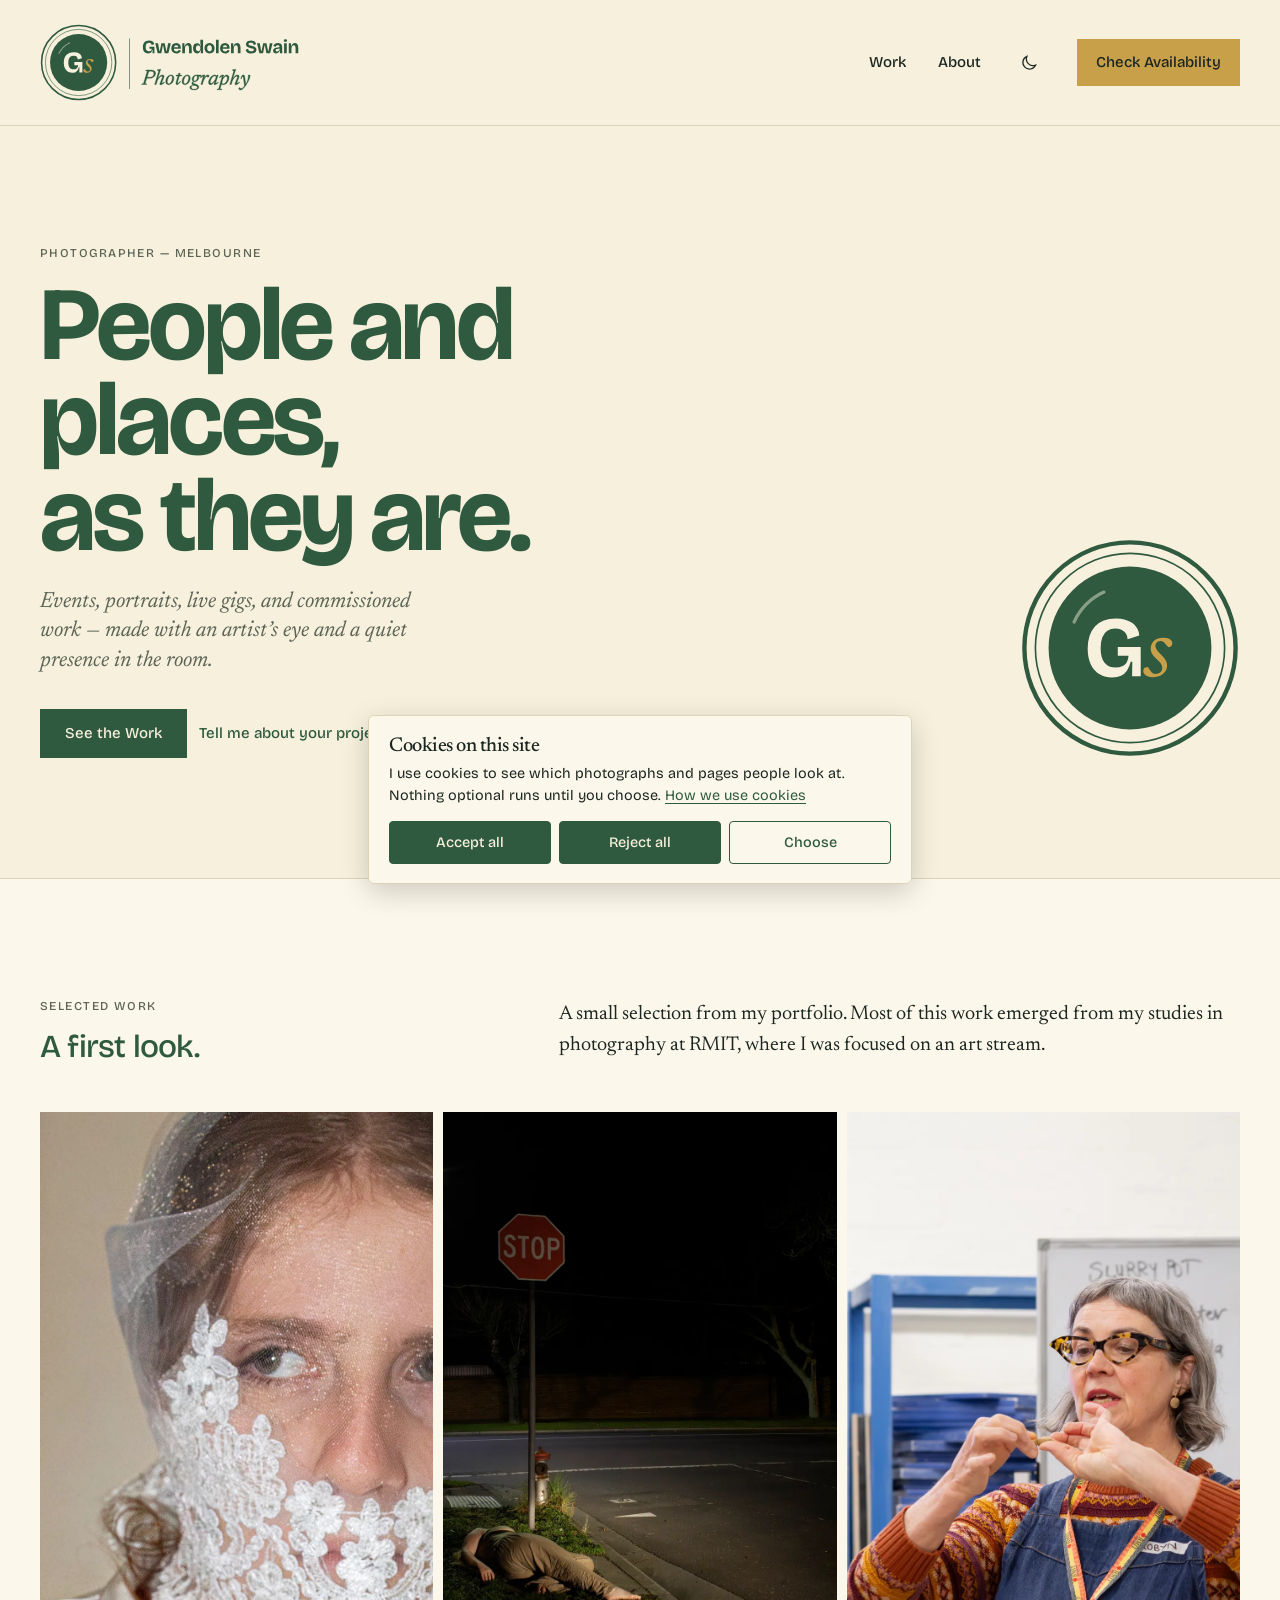
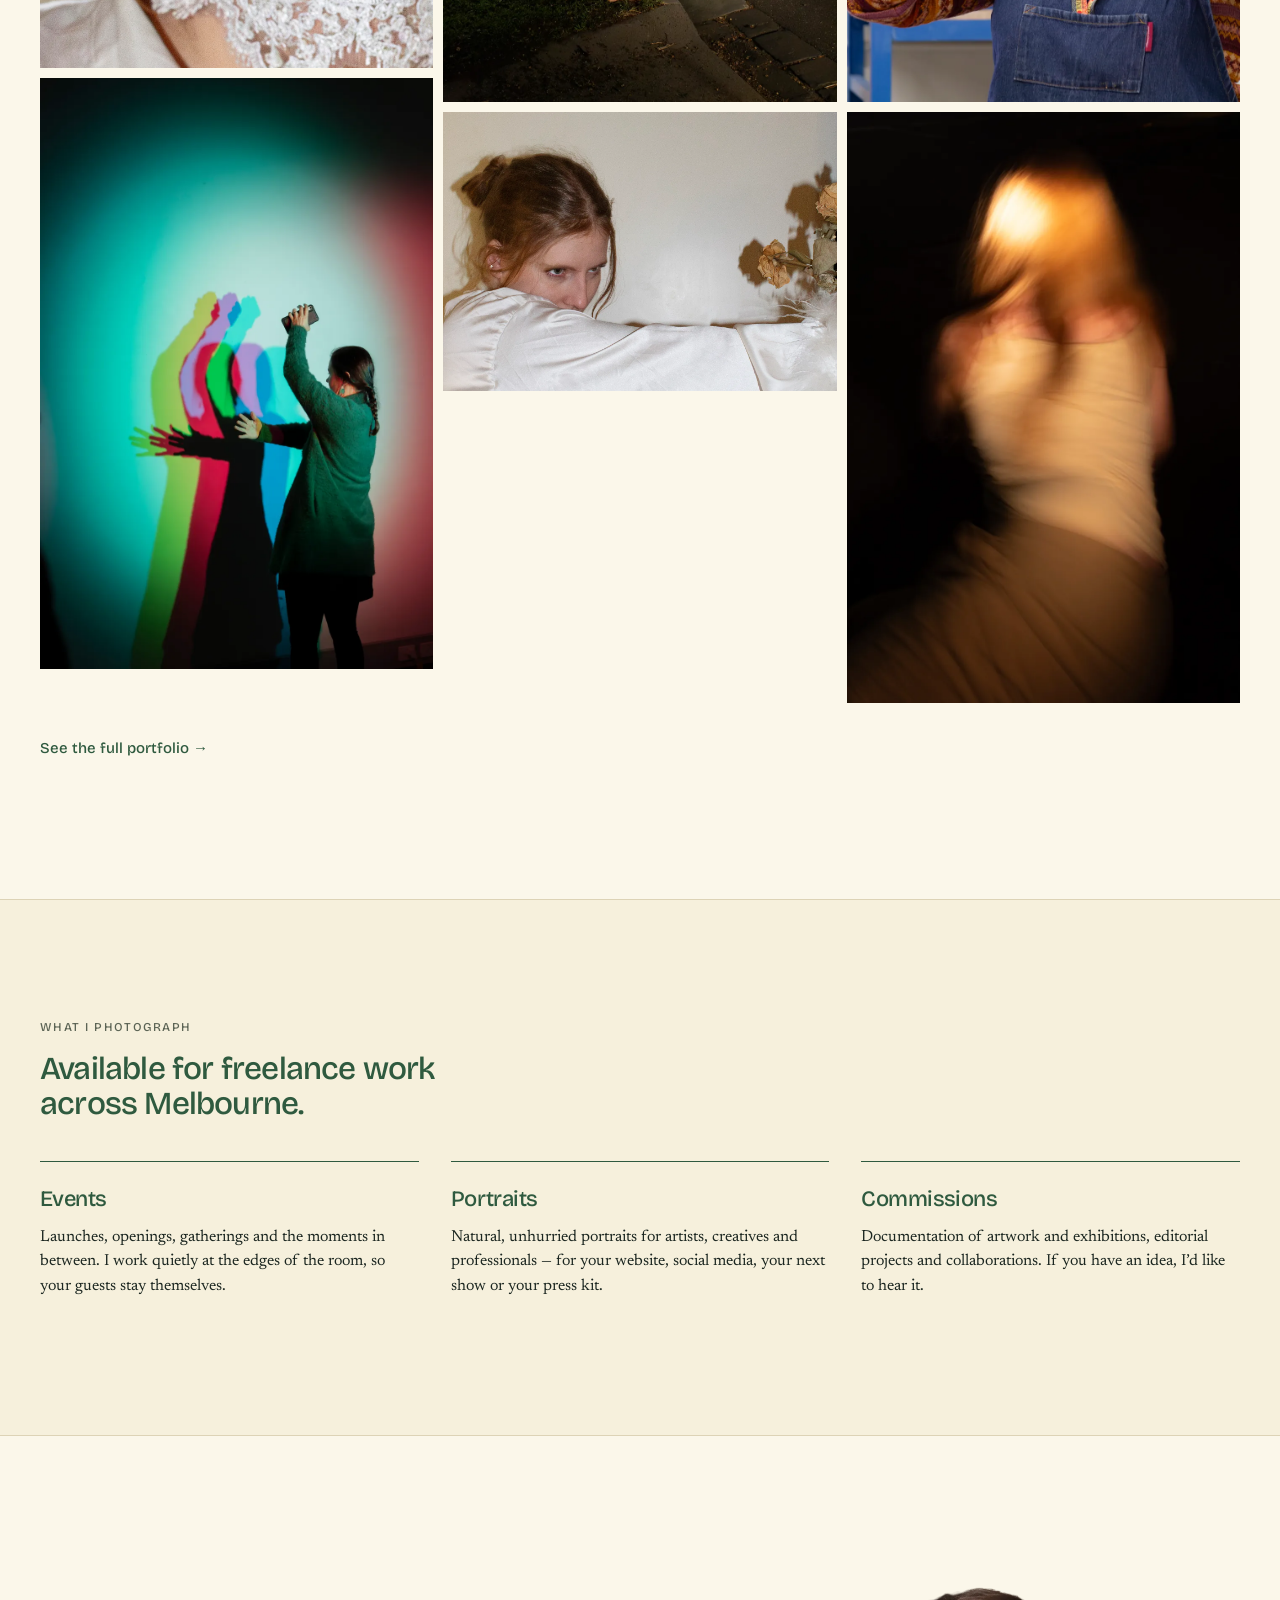
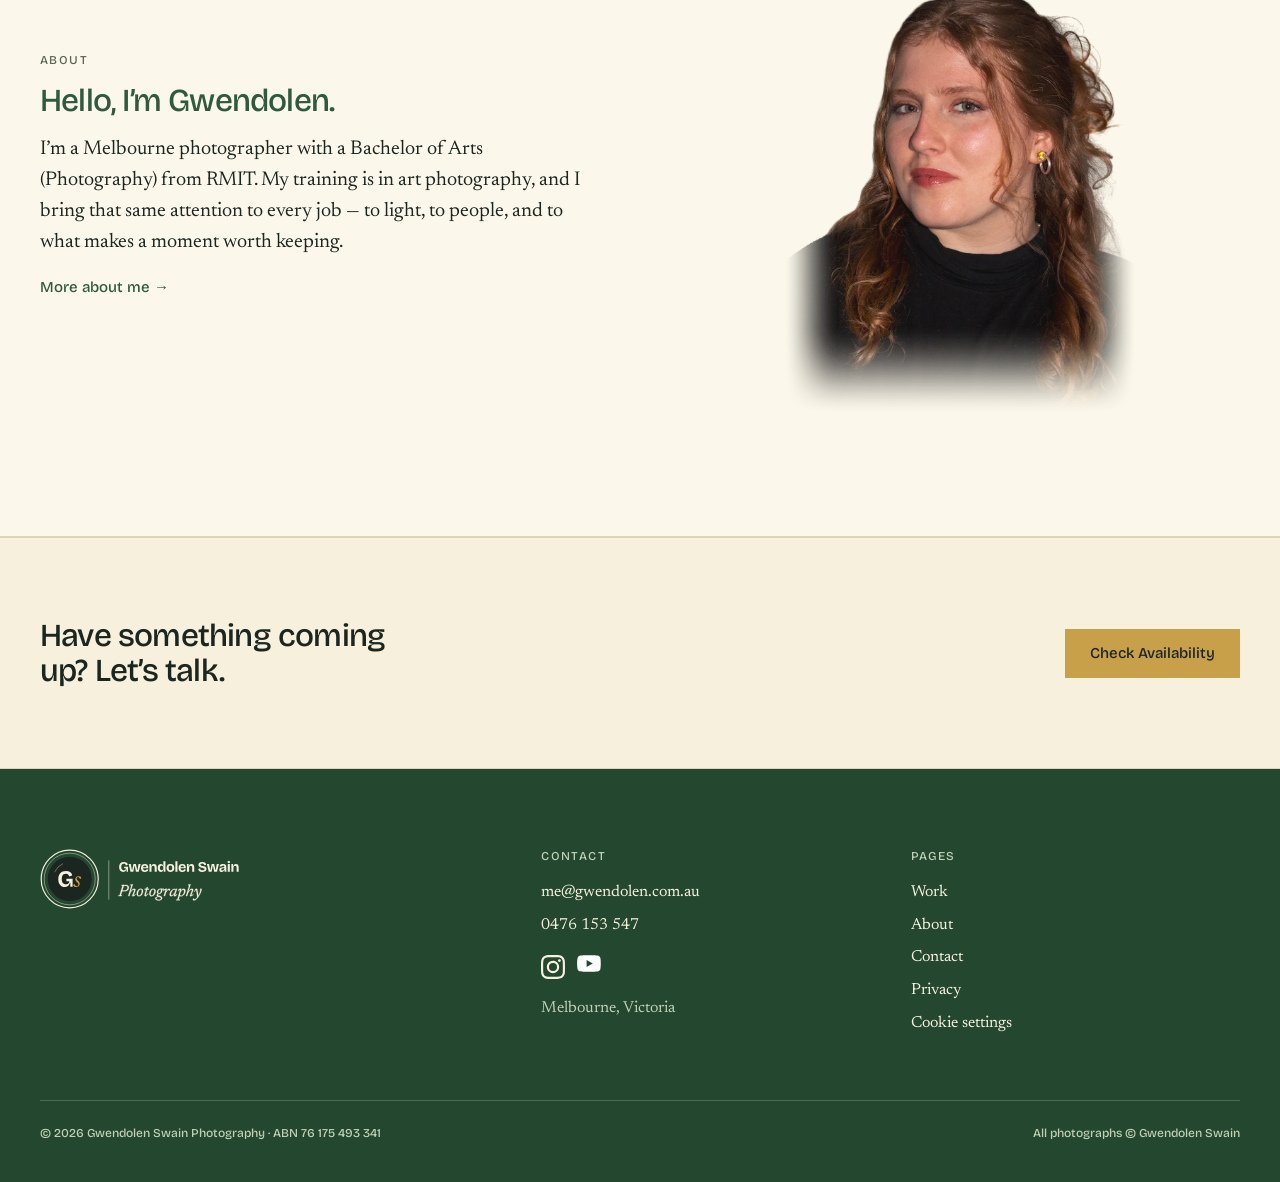
<file: index.html>
<!doctype html>
<html lang="en-AU">
<head>
<meta charset="utf-8">
<!-- Cookie consent: must load before Google Tag Manager -->
<script src="/assets/js/consent.js"></script>
<link rel="stylesheet" href="/assets/css/consent.css">
<!-- Google Tag Manager -->
<script>(function(w,d,s,l,i){w[l]=w[l]||[];w[l].push({'gtm.start':
new Date().getTime(),event:'gtm.js'});var f=d.getElementsByTagName(s)[0],
j=d.createElement(s),dl=l!='dataLayer'?'&l='+l:'';j.async=true;j.src=
'https://www.googletagmanager.com/gtm.js?id='+i+dl;f.parentNode.insertBefore(j,f);
})(window,document,'script','dataLayer','GTM-5GPFTV3N');</script>
<!-- End Google Tag Manager -->
<meta name="viewport" content="width=device-width, initial-scale=1">
<title>Gwendolen Swain Photography — Melbourne photographer</title>
<meta name="description" content="Gwendolen Swain is a Melbourne photographer with a Bachelor of Arts (Photography) from RMIT, available for events, portraits and commissioned work.">
<link rel="canonical" href="https://gwendolen.com.au/">
<meta property="og:title" content="Gwendolen Swain Photography">
<meta property="og:description" content="Melbourne photographer — events, portraits and commissioned work.">
<meta property="og:url" content="https://gwendolen.com.au/">
<meta property="og:type" content="website">
<meta property="og:site_name" content="Gwendolen Swain Photography">
<meta property="og:locale" content="en_AU">
<meta property="og:image" content="https://gwendolen.com.au/assets/img/og-card.jpg">
<meta property="og:image:width" content="1200">
<meta property="og:image:height" content="630">
<meta property="og:image:alt" content="Gwendolen Swain Photography — People and places, as they are. Photographer, Melbourne.">
<meta name="twitter:card" content="summary_large_image">
<meta name="theme-color" content="#F6F0DC" media="(prefers-color-scheme: light)">
<meta name="theme-color" content="#1B2620" media="(prefers-color-scheme: dark)">
<script>try{var t=localStorage.getItem("gsp-theme");if(t==="dark"||t==="light")document.documentElement.setAttribute("data-theme",t)}catch(e){}</script>
<link rel="icon" href="assets/img/logo/favicon-fern.svg" type="image/svg+xml">
<link rel="icon" href="assets/img/logo/favicon-fern.png" type="image/png">
<link rel="apple-touch-icon" href="assets/img/apple-touch-icon.png">
<link rel="stylesheet" href="/assets/fonts/fonts.css">
<link rel="stylesheet" href="assets/css/site.css?v=20261006e">
<script type="application/ld+json">
{
 "@context": "https://schema.org",
 "@graph": [
  {
   "@type": "ProfessionalService",
   "@id": "https://gwendolen.com.au/#business",
   "name": "Gwendolen Swain Photography",
   "description": "Freelance photographer in Melbourne for events, portraits and commissioned work, including artwork and exhibition documentation.",
   "url": "https://gwendolen.com.au/",
   "email": "me@gwendolen.com.au",
   "telephone": "+61476153547",
   "image": "https://gwendolen.com.au/assets/img/og-card.jpg",
   "logo": "https://gwendolen.com.au/assets/img/apple-touch-icon.png",
   "address": {
    "@type": "PostalAddress",
    "addressLocality": "Melbourne",
    "addressRegion": "VIC",
    "addressCountry": "AU"
   },
   "areaServed": {
    "@type": "City",
    "name": "Melbourne"
   },
   "founder": {
    "@id": "https://gwendolen.com.au/#gwendolen"
   },
   "knowsAbout": [
    "Event photography",
    "Portrait photography",
    "Artwork documentation",
    "Exhibition photography"
   ],
   "sameAs": [
    "https://www.instagram.com/gswain_photography/",
    "https://www.youtube.com/@gwendolenswain6510"
   ]
  },
  {
   "@type": "Person",
   "@id": "https://gwendolen.com.au/#gwendolen",
   "name": "Gwendolen Swain",
   "jobTitle": "Photographer",
   "url": "https://gwendolen.com.au/about.html",
   "worksFor": {
    "@id": "https://gwendolen.com.au/#business"
   },
   "alumniOf": {
    "@type": "CollegeOrUniversity",
    "name": "RMIT University"
   },
   "hasCredential": {
    "@type": "EducationalOccupationalCredential",
    "name": "Bachelor of Arts (Photography)",
    "credentialCategory": "degree",
    "recognizedBy": {
     "@type": "CollegeOrUniversity",
     "name": "RMIT University"
    }
   },
   "sameAs": [
    "https://www.instagram.com/gswain_photography/",
    "https://www.youtube.com/@gwendolenswain6510"
   ]
  },
  {
   "@type": "WebSite",
   "@id": "https://gwendolen.com.au/#website",
   "name": "Gwendolen Swain Photography",
   "url": "https://gwendolen.com.au/",
   "inLanguage": "en-AU",
   "publisher": {
    "@id": "https://gwendolen.com.au/#business"
   }
  }
 ]
}
</script>
</head>
<body>
<!-- Google Tag Manager (noscript) -->
<noscript><iframe src="https://www.googletagmanager.com/ns.html?id=GTM-5GPFTV3N"
height="0" width="0" style="display:none;visibility:hidden"></iframe></noscript>
<!-- End Google Tag Manager (noscript) -->
<a class="skip" href="#main">Skip to content</a>

<header class="site-header">
  <div class="wrap">
    <a class="brand" href="./" aria-label="Gwendolen Swain Photography — home"><img class="on-light" src="assets/img/logo/lockup-fern.svg?v=2" alt="Gwendolen Swain Photography" width="431" height="128"><img class="on-dark" src="assets/img/logo/lockup-reversed.svg?v=2" alt="Gwendolen Swain Photography" width="431" height="128"></a>
    <nav class="nav" aria-label="Main">
      <a href="work.html">Work</a>
      <a href="about.html">About</a>
      <button class="theme-toggle" type="button" aria-label="Switch to dark mode">
        <svg class="i-moon" viewBox="0 0 24 24" fill="none" stroke="currentColor" stroke-width="1.5" stroke-linecap="square" aria-hidden="true"><path d="M20 14.5A8 8 0 0 1 9.5 4a8 8 0 1 0 10.5 10.5z"/></svg>
        <svg class="i-sun" viewBox="0 0 24 24" fill="none" stroke="currentColor" stroke-width="1.5" stroke-linecap="square" aria-hidden="true"><circle cx="12" cy="12" r="4"/><path d="M12 2v2M12 20v2M4.9 4.9l1.4 1.4M17.7 17.7l1.4 1.4M2 12h2M20 12h2M4.9 19.1l1.4-1.4M17.7 6.3l1.4-1.4"/></svg>
      </button>
      <a class="btn btn--primary" href="contact.html">Check Availability</a>
    </nav>
  </div>
</header>

<main id="main">

  <section class="hero">
    <div class="wrap hero-grid">
      <div>
        <p class="eyebrow">Photographer — Melbourne</p>
        <h1 class="display">People and places, as&nbsp;they&nbsp;are.</h1>
        <p class="subhead">Events, portraits, live gigs, and commissioned work — made with an artist’s eye and a quiet presence in the&nbsp;room.</p>
        <div class="btn-row">
          <a class="btn btn--secondary" href="work.html">See the Work</a>
          <a class="link-arrow" href="contact.html">Tell me about your project →</a>
        </div>
      </div>
      <div class="hero-lens"><img class="on-light" src="assets/img/logo/lens-fern.svg" alt="" width="200" height="200"><img class="on-dark" src="assets/img/logo/lens-reversed.svg" alt="" width="200" height="200"></div>
    </div>
  </section>

  <section class="section section--card section--portfolio" aria-labelledby="selected">
    <div class="wrap">
      <div class="series-head">
        <div>
          <p class="eyebrow">Selected Work</p>
          <h2 id="selected">A first look.</h2>
        </div>
        <p class="lead">A small selection from my portfolio. Most of this work emerged from my studies in photography at RMIT, where I was focused on an art&nbsp;stream.</p>
      </div>
      <!-- SELECTED WORK: replace each placeholder figure with a real image, e.g.
           <figure><a class="tile" href="images/portfolio/series-one/01-full.jpg"><img src="images/portfolio/series-one/01.jpg" alt="Describe the photograph" loading="lazy" width="1200" height="1500"></a><figcaption>Title — Year</figcaption></figure> -->
      <div class="gallery">
        <figure><a class="tile" href="images/portfolio/till-death-do-us-part/laced-up-full.webp"><img src="images/portfolio/till-death-do-us-part/laced-up.webp" alt="Close-up of a woman’s face behind a sheer veil, with white lace covering her nose and mouth." loading="lazy" width="990" height="1400"></a></figure>
        <figure><a class="tile" href="images/portfolio/events/reassemble-2026-69-full.webp"><img src="images/portfolio/events/reassemble-2026-69.webp" alt="A person stands in a spotlight, casting overlapping teal, pink and green shadows on the wall behind." loading="lazy" width="933" height="1400"></a></figure>
        <figure><a class="tile" href="images/portfolio/roadkill/roadkill-04-full.webp"><img src="images/portfolio/roadkill/roadkill-04.webp" alt="A figure lies on the kerb beside a stop sign on a dark suburban street at night." loading="lazy" width="933" height="1400"></a></figure>
        <figure><a class="tile" href="images/portfolio/till-death-do-us-part/fallen-angel-full.webp"><img src="images/portfolio/till-death-do-us-part/fallen-angel.webp" alt="A young woman with her hair pinned up looks sideways at the camera in a white shirt, one arm stretched out toward dried flowers against a white wall." loading="lazy" width="1400" height="990"></a></figure>
        <figure><a class="tile" href="images/portfolio/events/reassemble-2026-85-full.webp"><img src="images/portfolio/events/reassemble-2026-85.webp" alt="A woman in a denim apron gestures as she talks to a workshop group." loading="lazy" width="933" height="1400"></a></figure>
        <figure><a class="tile" href="images/portfolio/roadkill/roadkill-1918-full.webp"><img src="images/portfolio/roadkill/roadkill-1918.webp" alt="A woman in a cream top with auburn hair, blurred by movement against a dark background." loading="lazy" width="933" height="1400"></a></figure>
      </div>
      <p style="margin-top: var(--space-6)"><a class="link-arrow" href="work.html">See the full portfolio →</a></p>
    </div>
  </section>

  <section class="section section--services" aria-labelledby="services">
    <div class="wrap">
      <p class="eyebrow">What I Photograph</p>
      <h2 id="services" style="max-width: 22ch">Available for freelance work across Melbourne.</h2>
      <div class="cols-3" style="margin-top: var(--space-7)">
        <div class="service">
          <h3>Events</h3>
          <p>Launches, openings, gatherings and the moments in between. I work quietly at the edges of the room, so your guests stay&nbsp;themselves.</p>
        </div>
        <div class="service">
          <h3>Portraits</h3>
          <p>Natural, unhurried portraits for artists, creatives and professionals — for your website, social media, your next show or your press&nbsp;kit.</p>
        </div>
        <div class="service">
          <h3>Commissions</h3>
          <p>Documentation of artwork and exhibitions, editorial projects and collaborations. If you have an idea, I’d like to hear&nbsp;it.</p>
        </div>
      </div>
    </div>
  </section>

  <section class="split-section split-section--card" aria-labelledby="about-teaser">
    <div class="split-text">
      <div class="split-text-inner measure">
        <p class="eyebrow">About</p>
        <h2 id="about-teaser">Hello, I’m Gwendolen.</h2>
        <p class="lead">I’m a Melbourne photographer with a Bachelor of Arts (Photography) from RMIT. My training is in art photography, and I bring that same attention to every job — to light, to people, and to what makes a moment worth&nbsp;keeping.</p>
        <p><a class="link-arrow" href="about.html">More about me →</a></p>
      </div>
    </div>
    <div class="split-photo"><img src="images/about/gwendolen-swain-photographer-melbourne.webp" alt="Portrait of Gwendolen Swain, Melbourne photographer, with long auburn curls, wearing a black turtleneck" width="1000" height="1303" decoding="async"></div>
  </section>

  <section class="section--tight section--fern cta">
    <div class="wrap">
      <h2>Have something coming up? Let’s&nbsp;talk.</h2>
      <a class="btn btn--primary" href="contact.html">Check Availability</a>
    </div>
  </section>

</main>

<footer class="site-footer">
  <div class="wrap">
    <div class="footer-grid">
      <div><img src="assets/img/logo/lockup-reversed.svg?v=2" alt="Gwendolen Swain Photography" width="431" height="128"></div>
      <div>
        <h3>Contact</h3>
        <ul>
          <li><a href="mailto:me@gwendolen.com.au">me@gwendolen.com.au</a></li>
          <li><a href="tel:+61476153547">0476 153 547</a></li>
          <li><a class="ig-only" href="https://www.instagram.com/gswain_photography/" target="_blank" rel="me noopener" aria-label="Instagram: @gswain_photography (opens in a new tab)" title="Instagram @gswain_photography"><span class="ig-icon" aria-hidden="true"></span></a><a class="ig-only" href="https://www.youtube.com/@gwendolenswain6510" target="_blank" rel="me noopener" aria-label="YouTube: Gwendolen Swain (opens in a new tab)" title="YouTube: Gwendolen Swain"><span class="yt-icon" aria-hidden="true"></span></a></li>
          <li>Melbourne, Victoria</li>
        </ul>
      </div>
      <div>
        <h3>Pages</h3>
        <ul>
          <li><a href="work.html">Work</a></li>
          <li><a href="about.html">About</a></li>
          <li><a href="contact.html">Contact</a></li>
          <li><a href="privacy.html">Privacy</a></li>
          <li><a href="/privacy.html#cookies" data-cookie-settings>Cookie settings</a></li>
        </ul>
      </div>
    </div>
    <div class="footer-base">
      <span>© <span data-year>2026</span> Gwendolen Swain Photography · ABN 76 175 493 341</span>
      <span>All photographs © Gwendolen Swain</span>
    </div>
  </div>
</footer>

<script src="assets/js/site.js" defer></script>
</body>
</html>
</file>
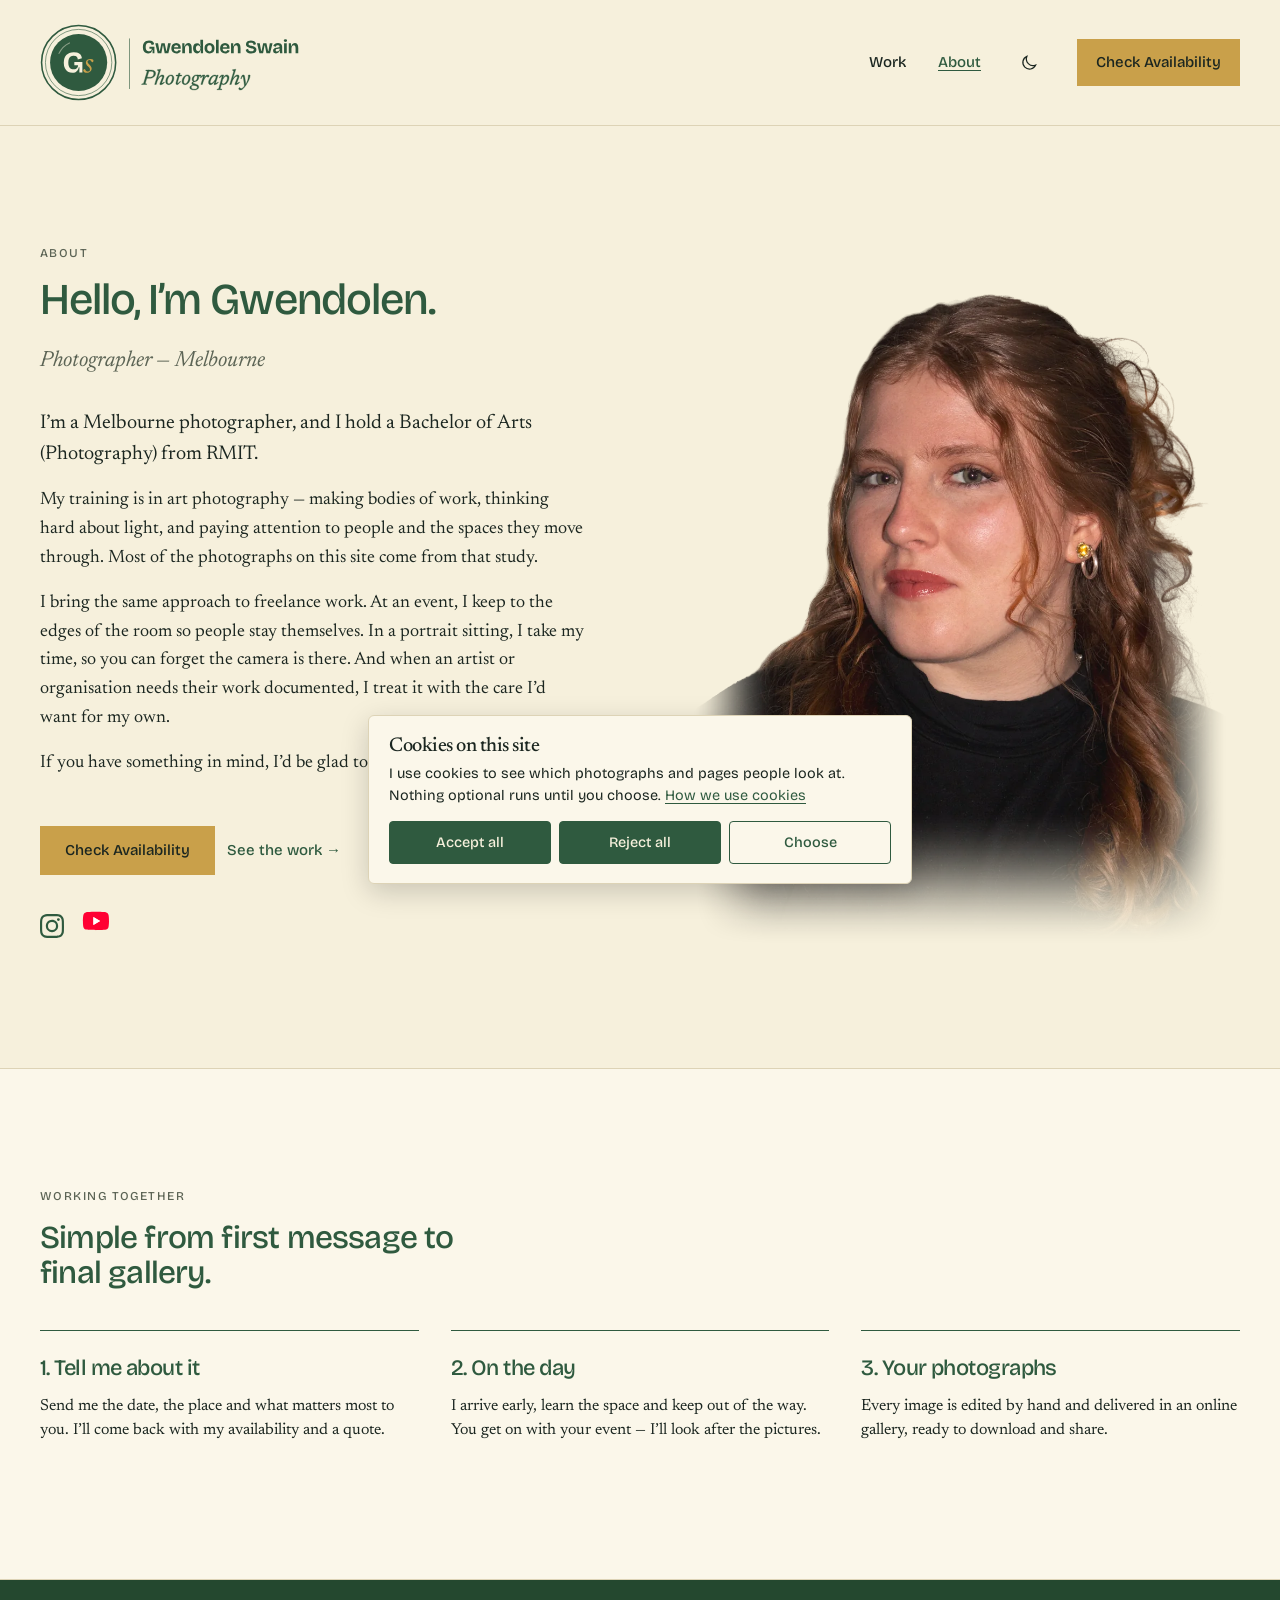
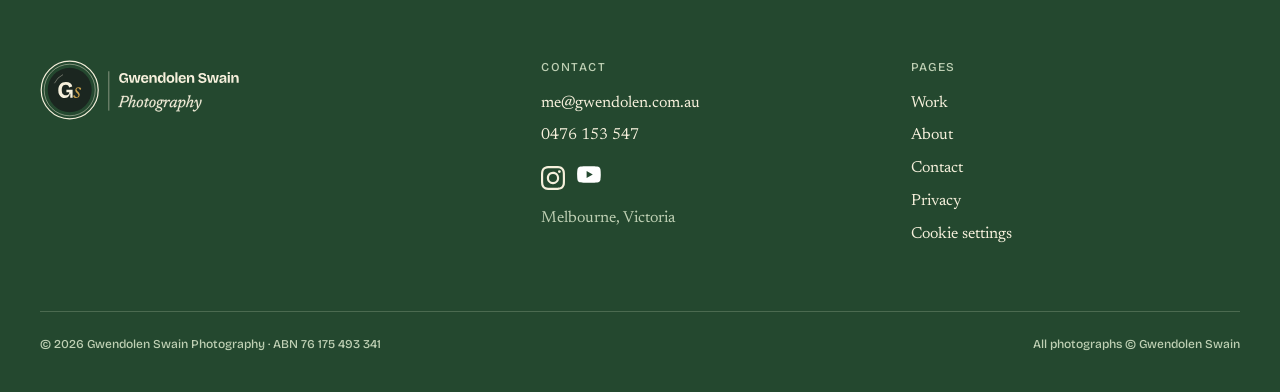
<file: about.html>
<!doctype html>
<html lang="en-AU">
<head>
<meta charset="utf-8">
<!-- Cookie consent: must load before Google Tag Manager -->
<script src="/assets/js/consent.js"></script>
<link rel="stylesheet" href="/assets/css/consent.css">
<!-- Google Tag Manager -->
<script>(function(w,d,s,l,i){w[l]=w[l]||[];w[l].push({'gtm.start':
new Date().getTime(),event:'gtm.js'});var f=d.getElementsByTagName(s)[0],
j=d.createElement(s),dl=l!='dataLayer'?'&l='+l:'';j.async=true;j.src=
'https://www.googletagmanager.com/gtm.js?id='+i+dl;f.parentNode.insertBefore(j,f);
})(window,document,'script','dataLayer','GTM-5GPFTV3N');</script>
<!-- End Google Tag Manager -->
<meta name="viewport" content="width=device-width, initial-scale=1">
<title>About — Gwendolen Swain Photography</title>
<meta name="description" content="Gwendolen Swain is a Melbourne photographer with a Bachelor of Arts (Photography) from RMIT.">
<link rel="canonical" href="https://gwendolen.com.au/about.html">
<meta property="og:title" content="About — Gwendolen Swain Photography">
<meta property="og:description" content="Gwendolen Swain is a Melbourne photographer with a Bachelor of Arts (Photography) from RMIT.">
<meta property="og:url" content="https://gwendolen.com.au/about.html">
<meta property="og:type" content="website">
<meta property="og:site_name" content="Gwendolen Swain Photography">
<meta property="og:locale" content="en_AU">
<meta property="og:image" content="https://gwendolen.com.au/assets/img/og-card.jpg">
<meta property="og:image:width" content="1200">
<meta property="og:image:height" content="630">
<meta property="og:image:alt" content="Gwendolen Swain Photography — People and places, as they are. Photographer, Melbourne.">
<meta name="twitter:card" content="summary_large_image">
<meta name="theme-color" content="#F6F0DC" media="(prefers-color-scheme: light)">
<meta name="theme-color" content="#1B2620" media="(prefers-color-scheme: dark)">
<script>try{var t=localStorage.getItem("gsp-theme");if(t==="dark"||t==="light")document.documentElement.setAttribute("data-theme",t)}catch(e){}</script>
<link rel="icon" href="assets/img/logo/favicon-fern.svg" type="image/svg+xml">
<link rel="icon" href="assets/img/logo/favicon-fern.png" type="image/png">
<link rel="apple-touch-icon" href="assets/img/apple-touch-icon.png">
<link rel="stylesheet" href="/assets/fonts/fonts.css">
<link rel="stylesheet" href="assets/css/site.css?v=20261006e">
<script type="application/ld+json">
{
 "@context": "https://schema.org",
 "@graph": [
  {
   "@type": "ProfessionalService",
   "@id": "https://gwendolen.com.au/#business",
   "name": "Gwendolen Swain Photography",
   "description": "Freelance photographer in Melbourne for events, portraits and commissioned work, including artwork and exhibition documentation.",
   "url": "https://gwendolen.com.au/",
   "email": "me@gwendolen.com.au",
   "telephone": "+61476153547",
   "image": "https://gwendolen.com.au/assets/img/og-card.jpg",
   "logo": "https://gwendolen.com.au/assets/img/apple-touch-icon.png",
   "address": {
    "@type": "PostalAddress",
    "addressLocality": "Melbourne",
    "addressRegion": "VIC",
    "addressCountry": "AU"
   },
   "areaServed": {
    "@type": "City",
    "name": "Melbourne"
   },
   "founder": {
    "@id": "https://gwendolen.com.au/#gwendolen"
   },
   "knowsAbout": [
    "Event photography",
    "Portrait photography",
    "Artwork documentation",
    "Exhibition photography"
   ],
   "sameAs": [
    "https://www.instagram.com/gswain_photography/",
    "https://www.youtube.com/@gwendolenswain6510"
   ]
  },
  {
   "@type": "Person",
   "@id": "https://gwendolen.com.au/#gwendolen",
   "name": "Gwendolen Swain",
   "jobTitle": "Photographer",
   "url": "https://gwendolen.com.au/about.html",
   "worksFor": {
    "@id": "https://gwendolen.com.au/#business"
   },
   "alumniOf": {
    "@type": "CollegeOrUniversity",
    "name": "RMIT University"
   },
   "hasCredential": {
    "@type": "EducationalOccupationalCredential",
    "name": "Bachelor of Arts (Photography)",
    "credentialCategory": "degree",
    "recognizedBy": {
     "@type": "CollegeOrUniversity",
     "name": "RMIT University"
    }
   },
   "sameAs": [
    "https://www.instagram.com/gswain_photography/",
    "https://www.youtube.com/@gwendolenswain6510"
   ]
  },
  {
   "@type": "WebSite",
   "@id": "https://gwendolen.com.au/#website",
   "name": "Gwendolen Swain Photography",
   "url": "https://gwendolen.com.au/",
   "inLanguage": "en-AU",
   "publisher": {
    "@id": "https://gwendolen.com.au/#business"
   }
  }
 ]
}
</script>
</head>
<body>
<!-- Google Tag Manager (noscript) -->
<noscript><iframe src="https://www.googletagmanager.com/ns.html?id=GTM-5GPFTV3N"
height="0" width="0" style="display:none;visibility:hidden"></iframe></noscript>
<!-- End Google Tag Manager (noscript) -->
<a class="skip" href="#main">Skip to content</a>

<header class="site-header">
  <div class="wrap">
    <a class="brand" href="./" aria-label="Gwendolen Swain Photography — home"><img class="on-light" src="assets/img/logo/lockup-fern.svg?v=2" alt="Gwendolen Swain Photography" width="431" height="128"><img class="on-dark" src="assets/img/logo/lockup-reversed.svg?v=2" alt="Gwendolen Swain Photography" width="431" height="128"></a>
    <nav class="nav" aria-label="Main">
      <a href="work.html">Work</a>
      <a href="about.html" aria-current="page">About</a>
      <button class="theme-toggle" type="button" aria-label="Switch to dark mode">
        <svg class="i-moon" viewBox="0 0 24 24" fill="none" stroke="currentColor" stroke-width="1.5" stroke-linecap="square" aria-hidden="true"><path d="M20 14.5A8 8 0 0 1 9.5 4a8 8 0 1 0 10.5 10.5z"/></svg>
        <svg class="i-sun" viewBox="0 0 24 24" fill="none" stroke="currentColor" stroke-width="1.5" stroke-linecap="square" aria-hidden="true"><circle cx="12" cy="12" r="4"/><path d="M12 2v2M12 20v2M4.9 4.9l1.4 1.4M17.7 17.7l1.4 1.4M2 12h2M20 12h2M4.9 19.1l1.4-1.4M17.7 6.3l1.4-1.4"/></svg>
      </button>
      <a class="btn btn--primary" href="contact.html">Check Availability</a>
    </nav>
  </div>
</header>

<main id="main">

  <section class="split-section">
    <div class="split-text">
      <div class="split-text-inner measure">
        <p class="eyebrow">About</p>
        <h1>Hello, I’m Gwendolen.</h1>
        <p class="subhead">Photographer — Melbourne</p>
        <p class="lead">I’m a Melbourne photographer, and I hold a Bachelor of Arts (Photography) from&nbsp;RMIT.</p>
        <p>My training is in art photography — making bodies of work, thinking hard about light, and paying attention to people and the spaces they move through. Most of the photographs on this site come from that&nbsp;study.</p>
        <p>I bring the same approach to freelance work. At an event, I keep to the edges of the room so people stay themselves. In a portrait sitting, I take my time, so you can forget the camera is there. And when an artist or organisation needs their work documented, I treat it with the care I’d want for my&nbsp;own.</p>
        <p>If you have something in mind, I’d be glad to hear about&nbsp;it.</p>
        <div class="btn-row" style="margin-top: var(--space-6)">
          <a class="btn btn--primary" href="contact.html">Check Availability</a>
          <a class="link-arrow" href="work.html">See the work →</a>
        </div>
        <p class="social-row"><a class="ig-only ig-link" href="https://www.instagram.com/gswain_photography/" target="_blank" rel="me noopener" aria-label="Instagram: @gswain_photography (opens in a new tab)" title="Instagram @gswain_photography"><span class="ig-icon" aria-hidden="true"></span></a><a class="ig-only ig-link" href="https://www.youtube.com/@gwendolenswain6510" target="_blank" rel="me noopener" aria-label="YouTube: Gwendolen Swain (opens in a new tab)" title="YouTube: Gwendolen Swain"><span class="yt-icon" aria-hidden="true"></span></a></p>
      </div>
    </div>
    <div class="split-photo"><img src="images/about/gwendolen-swain-photographer-melbourne.webp" alt="Portrait of Gwendolen Swain, Melbourne photographer, with long auburn curls, wearing a black turtleneck" width="1000" height="1303" decoding="async"></div>
  </section>

  <section class="section section--card" aria-labelledby="how">
    <div class="wrap">
      <p class="eyebrow">Working Together</p>
      <h2 id="how" style="max-width: 22ch">Simple from first message to final&nbsp;gallery.</h2>
      <div class="cols-3" style="margin-top: var(--space-7)">
        <div class="service">
          <h3>1. Tell me about it</h3>
          <p>Send me the date, the place and what matters most to you. I’ll come back with my availability and a&nbsp;quote.</p>
        </div>
        <div class="service">
          <h3>2. On the day</h3>
          <p>I arrive early, learn the space and keep out of the way. You get on with your event — I’ll look after the&nbsp;pictures.</p>
        </div>
        <div class="service">
          <h3>3. Your photographs</h3>
          <p>Every image is edited by hand and delivered in an online gallery, ready to download and&nbsp;share.</p>
        </div>
      </div>
    </div>
  </section>

</main>

<footer class="site-footer">
  <div class="wrap">
    <div class="footer-grid">
      <div><img src="assets/img/logo/lockup-reversed.svg?v=2" alt="Gwendolen Swain Photography" width="431" height="128"></div>
      <div>
        <h3>Contact</h3>
        <ul>
          <li><a href="mailto:me@gwendolen.com.au">me@gwendolen.com.au</a></li>
          <li><a href="tel:+61476153547">0476 153 547</a></li>
          <li><a class="ig-only" href="https://www.instagram.com/gswain_photography/" target="_blank" rel="me noopener" aria-label="Instagram: @gswain_photography (opens in a new tab)" title="Instagram @gswain_photography"><span class="ig-icon" aria-hidden="true"></span></a><a class="ig-only" href="https://www.youtube.com/@gwendolenswain6510" target="_blank" rel="me noopener" aria-label="YouTube: Gwendolen Swain (opens in a new tab)" title="YouTube: Gwendolen Swain"><span class="yt-icon" aria-hidden="true"></span></a></li>
          <li>Melbourne, Victoria</li>
        </ul>
      </div>
      <div>
        <h3>Pages</h3>
        <ul>
          <li><a href="work.html">Work</a></li>
          <li><a href="about.html">About</a></li>
          <li><a href="contact.html">Contact</a></li>
          <li><a href="privacy.html">Privacy</a></li>
          <li><a href="/privacy.html#cookies" data-cookie-settings>Cookie settings</a></li>
        </ul>
      </div>
    </div>
    <div class="footer-base">
      <span>© <span data-year>2026</span> Gwendolen Swain Photography · ABN 76 175 493 341</span>
      <span>All photographs © Gwendolen Swain</span>
    </div>
  </div>
</footer>

<script src="assets/js/site.js" defer></script>
</body>
</html>
</file>
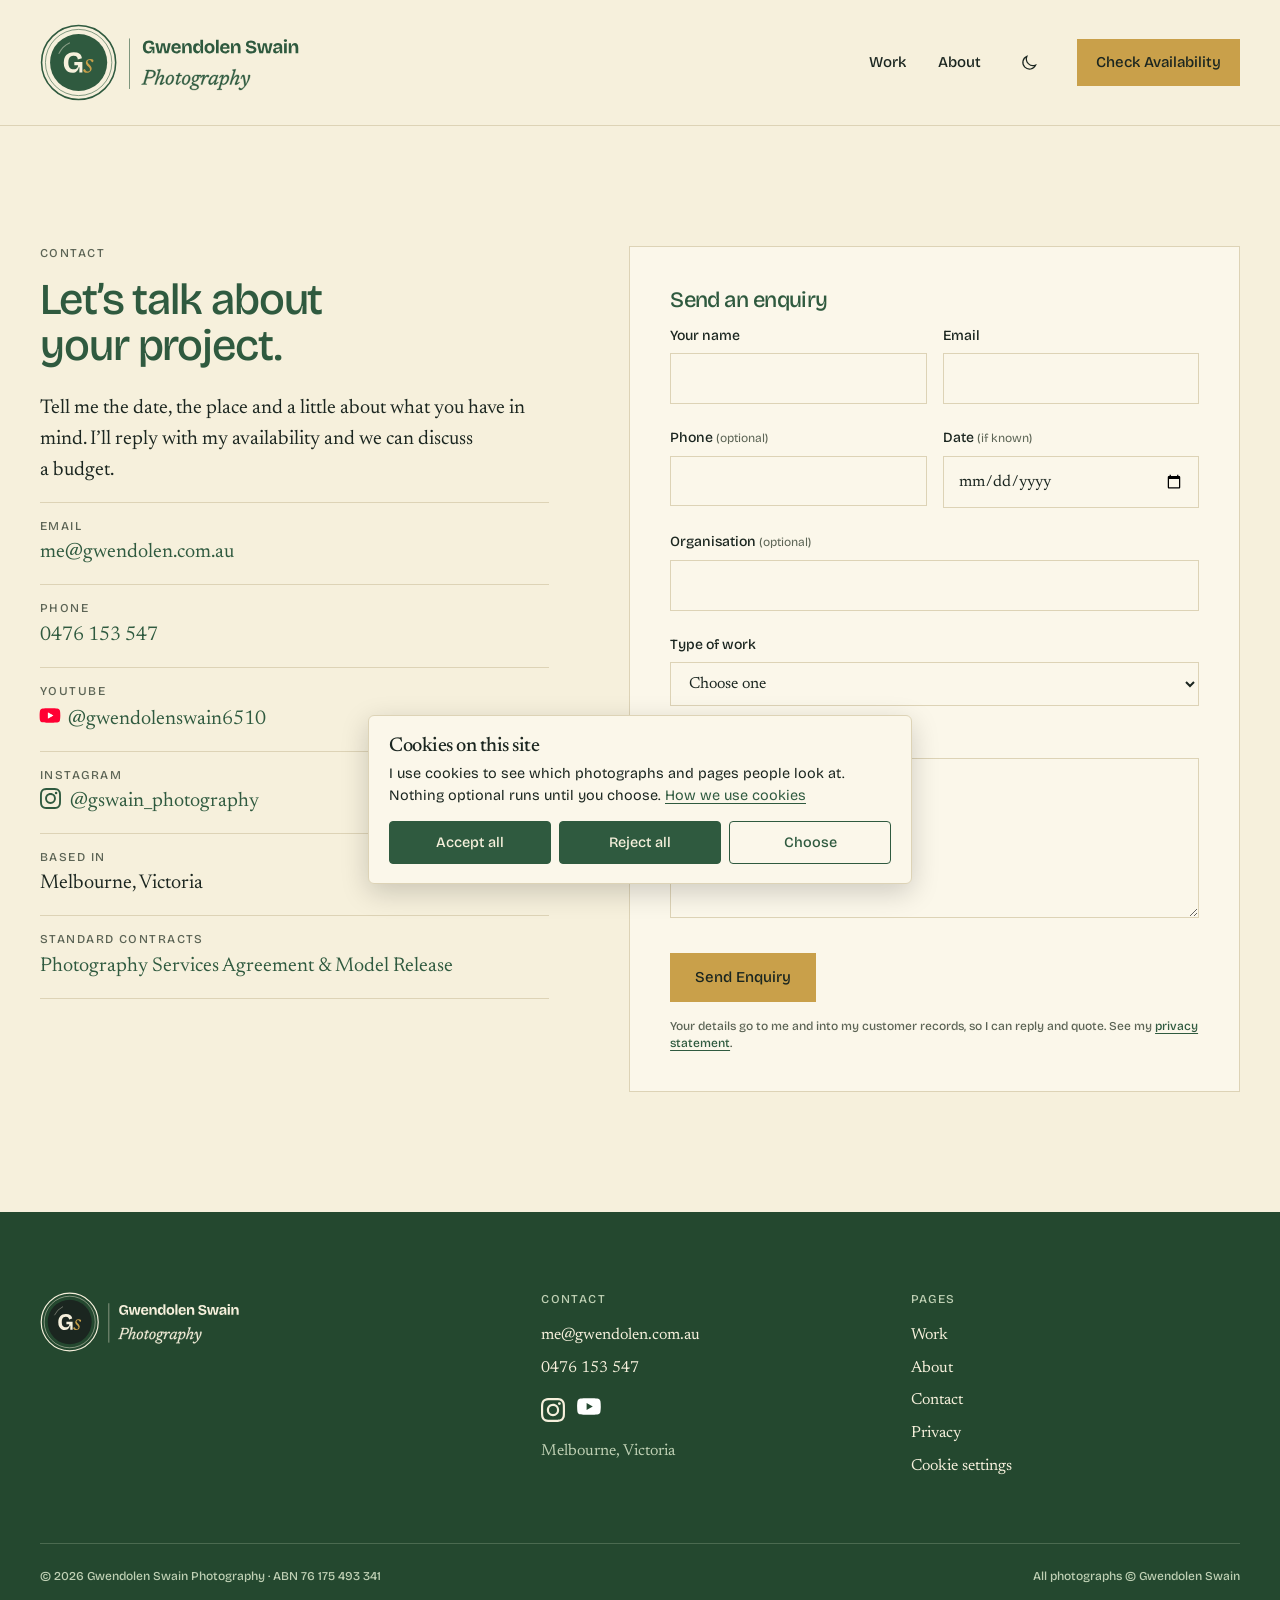
<file: contact.html>
<!doctype html>
<html lang="en-AU">
<head>
<meta charset="utf-8">
<!-- Cookie consent: must load before Google Tag Manager -->
<script src="/assets/js/consent.js"></script>
<link rel="stylesheet" href="/assets/css/consent.css">
<!-- Google Tag Manager -->
<script>(function(w,d,s,l,i){w[l]=w[l]||[];w[l].push({'gtm.start':
new Date().getTime(),event:'gtm.js'});var f=d.getElementsByTagName(s)[0],
j=d.createElement(s),dl=l!='dataLayer'?'&l='+l:'';j.async=true;j.src=
'https://www.googletagmanager.com/gtm.js?id='+i+dl;f.parentNode.insertBefore(j,f);
})(window,document,'script','dataLayer','GTM-5GPFTV3N');</script>
<!-- End Google Tag Manager -->
<meta name="viewport" content="width=device-width, initial-scale=1">
<title>Contact — Gwendolen Swain Photography</title>
<meta name="description" content="Check availability and send an enquiry to Gwendolen Swain, Melbourne photographer.">
<link rel="canonical" href="https://gwendolen.com.au/contact.html">
<meta property="og:title" content="Contact — Gwendolen Swain Photography">
<meta property="og:description" content="Check availability and send an enquiry to Gwendolen Swain, Melbourne photographer.">
<meta property="og:url" content="https://gwendolen.com.au/contact.html">
<meta property="og:type" content="website">
<meta property="og:site_name" content="Gwendolen Swain Photography">
<meta property="og:locale" content="en_AU">
<meta property="og:image" content="https://gwendolen.com.au/assets/img/og-card.jpg">
<meta property="og:image:width" content="1200">
<meta property="og:image:height" content="630">
<meta property="og:image:alt" content="Gwendolen Swain Photography — People and places, as they are. Photographer, Melbourne.">
<meta name="twitter:card" content="summary_large_image">
<meta name="theme-color" content="#F6F0DC" media="(prefers-color-scheme: light)">
<meta name="theme-color" content="#1B2620" media="(prefers-color-scheme: dark)">
<script>try{var t=localStorage.getItem("gsp-theme");if(t==="dark"||t==="light")document.documentElement.setAttribute("data-theme",t)}catch(e){}</script>
<link rel="icon" href="assets/img/logo/favicon-fern.svg" type="image/svg+xml">
<link rel="icon" href="assets/img/logo/favicon-fern.png" type="image/png">
<link rel="apple-touch-icon" href="assets/img/apple-touch-icon.png">
<link rel="stylesheet" href="/assets/fonts/fonts.css">
<link rel="stylesheet" href="assets/css/site.css?v=20261006e">
<script type="application/ld+json">
{
 "@context": "https://schema.org",
 "@graph": [
  {
   "@type": "ProfessionalService",
   "@id": "https://gwendolen.com.au/#business",
   "name": "Gwendolen Swain Photography",
   "description": "Freelance photographer in Melbourne for events, portraits and commissioned work, including artwork and exhibition documentation.",
   "url": "https://gwendolen.com.au/",
   "email": "me@gwendolen.com.au",
   "telephone": "+61476153547",
   "image": "https://gwendolen.com.au/assets/img/og-card.jpg",
   "logo": "https://gwendolen.com.au/assets/img/apple-touch-icon.png",
   "address": {
    "@type": "PostalAddress",
    "addressLocality": "Melbourne",
    "addressRegion": "VIC",
    "addressCountry": "AU"
   },
   "areaServed": {
    "@type": "City",
    "name": "Melbourne"
   },
   "founder": {
    "@id": "https://gwendolen.com.au/#gwendolen"
   },
   "knowsAbout": [
    "Event photography",
    "Portrait photography",
    "Artwork documentation",
    "Exhibition photography"
   ],
   "sameAs": [
    "https://www.instagram.com/gswain_photography/",
    "https://www.youtube.com/@gwendolenswain6510"
   ]
  },
  {
   "@type": "Person",
   "@id": "https://gwendolen.com.au/#gwendolen",
   "name": "Gwendolen Swain",
   "jobTitle": "Photographer",
   "url": "https://gwendolen.com.au/about.html",
   "worksFor": {
    "@id": "https://gwendolen.com.au/#business"
   },
   "alumniOf": {
    "@type": "CollegeOrUniversity",
    "name": "RMIT University"
   },
   "hasCredential": {
    "@type": "EducationalOccupationalCredential",
    "name": "Bachelor of Arts (Photography)",
    "credentialCategory": "degree",
    "recognizedBy": {
     "@type": "CollegeOrUniversity",
     "name": "RMIT University"
    }
   },
   "sameAs": [
    "https://www.instagram.com/gswain_photography/",
    "https://www.youtube.com/@gwendolenswain6510"
   ]
  },
  {
   "@type": "WebSite",
   "@id": "https://gwendolen.com.au/#website",
   "name": "Gwendolen Swain Photography",
   "url": "https://gwendolen.com.au/",
   "inLanguage": "en-AU",
   "publisher": {
    "@id": "https://gwendolen.com.au/#business"
   }
  }
 ]
}
</script>
</head>
<body>
<!-- Google Tag Manager (noscript) -->
<noscript><iframe src="https://www.googletagmanager.com/ns.html?id=GTM-5GPFTV3N"
height="0" width="0" style="display:none;visibility:hidden"></iframe></noscript>
<!-- End Google Tag Manager (noscript) -->
<a class="skip" href="#main">Skip to content</a>

<header class="site-header">
  <div class="wrap">
    <a class="brand" href="./" aria-label="Gwendolen Swain Photography — home"><img class="on-light" src="assets/img/logo/lockup-fern.svg?v=2" alt="Gwendolen Swain Photography" width="431" height="128"><img class="on-dark" src="assets/img/logo/lockup-reversed.svg?v=2" alt="Gwendolen Swain Photography" width="431" height="128"></a>
    <nav class="nav" aria-label="Main">
      <a href="work.html">Work</a>
      <a href="about.html">About</a>
      <button class="theme-toggle" type="button" aria-label="Switch to dark mode">
        <svg class="i-moon" viewBox="0 0 24 24" fill="none" stroke="currentColor" stroke-width="1.5" stroke-linecap="square" aria-hidden="true"><path d="M20 14.5A8 8 0 0 1 9.5 4a8 8 0 1 0 10.5 10.5z"/></svg>
        <svg class="i-sun" viewBox="0 0 24 24" fill="none" stroke="currentColor" stroke-width="1.5" stroke-linecap="square" aria-hidden="true"><circle cx="12" cy="12" r="4"/><path d="M12 2v2M12 20v2M4.9 4.9l1.4 1.4M17.7 17.7l1.4 1.4M2 12h2M20 12h2M4.9 19.1l1.4-1.4M17.7 6.3l1.4-1.4"/></svg>
      </button>
      <a class="btn btn--primary" href="contact.html">Check Availability</a>
    </nav>
  </div>
</header>

<main id="main">

  <section class="section">
    <div class="wrap contact-grid">
      <div>
        <p class="eyebrow">Contact</p>
        <h1>Let’s talk about your&nbsp;project.</h1>
        <p class="lead">Tell me the date, the place and a little about what you have in mind. I’ll reply with my availability and we can discuss a&nbsp;budget.</p>
        <ul class="details">
          <li><span class="label">Email</span><a href="mailto:me@gwendolen.com.au">me@gwendolen.com.au</a></li>
          <li><span class="label">Phone</span><a href="tel:+61476153547">0476 153 547</a></li>
          <li><span class="label">YouTube</span><a href="https://www.youtube.com/@gwendolenswain6510" target="_blank" rel="me noopener"><span class="yt-icon" aria-hidden="true"></span>@gwendolenswain6510</a></li>
          <li><span class="label">Instagram</span><a href="https://www.instagram.com/gswain_photography/" target="_blank" rel="me noopener"><span class="ig-icon" aria-hidden="true"></span>@gswain_photography</a></li>
          <li><span class="label">Based in</span><span class="lead">Melbourne, Victoria</span></li>
          <li><span class="label">Standard contracts</span><a href="contracts.html" target="_blank" rel="noopener">Photography Services Agreement &amp; Model&nbsp;Release</a></li>
        </ul>
      </div>

      <form class="form" id="enquiry" novalidate data-endpoint="https://gwendolen-enquiry.2bzbk74ry7.workers.dev" data-fallback-email="sales@gwendolen.com.au">
        <h2 class="h3">Send an enquiry</h2>
        <div class="field-row">
          <div class="field">
            <label for="name">Your name</label>
            <input id="name" name="name" type="text" autocomplete="name" required>
            <span class="err">Please add your name.</span>
          </div>
          <div class="field">
            <label for="email">Email</label>
            <input id="email" name="email" type="email" autocomplete="email" required>
            <span class="err">Please add a valid email address.</span>
          </div>
        </div>
        <div class="field-row">
          <div class="field">
            <label for="phone">Phone <span class="hint">(optional)</span></label>
            <input id="phone" name="phone" type="tel" autocomplete="tel">
          </div>
          <div class="field">
            <label for="date">Date <span class="hint">(if known)</span></label>
            <input id="date" name="date" type="date">
          </div>
        </div>
        <div class="field">
          <label for="organisation">Organisation <span class="hint">(optional)</span></label>
          <input id="organisation" name="organisation" type="text" autocomplete="organization">
        </div>
        <div class="field">
          <label for="type">Type of work</label>
          <select id="type" name="type">
            <option value="">Choose one</option>
            <option>Event</option>
            <option>Portrait</option>
            <option>Artwork or exhibition documentation</option>
            <option>Something else</option>
          </select>
        </div>
        <div class="field">
          <label for="message">Tell me about it</label>
          <textarea id="message" name="message" required></textarea>
          <span class="err">Please add a short message.</span>
        </div>
        <div class="hp" aria-hidden="true">
          <label for="website">Leave this empty</label>
          <input id="website" name="website" type="text" tabindex="-1" autocomplete="off">
        </div>
        <button class="btn btn--primary" type="submit">Send Enquiry</button>
        <p class="form-status" role="status" aria-live="polite"></p>
        <p class="form-note">Your details go to me and into my customer records, so I can reply and quote. See my <a href="privacy.html">privacy statement</a>.</p>
      </form>
    </div>
  </section>

</main>

<footer class="site-footer">
  <div class="wrap">
    <div class="footer-grid">
      <div><img src="assets/img/logo/lockup-reversed.svg?v=2" alt="Gwendolen Swain Photography" width="431" height="128"></div>
      <div>
        <h3>Contact</h3>
        <ul>
          <li><a href="mailto:me@gwendolen.com.au">me@gwendolen.com.au</a></li>
          <li><a href="tel:+61476153547">0476 153 547</a></li>
          <li><a class="ig-only" href="https://www.instagram.com/gswain_photography/" target="_blank" rel="me noopener" aria-label="Instagram: @gswain_photography (opens in a new tab)" title="Instagram @gswain_photography"><span class="ig-icon" aria-hidden="true"></span></a><a class="ig-only" href="https://www.youtube.com/@gwendolenswain6510" target="_blank" rel="me noopener" aria-label="YouTube: Gwendolen Swain (opens in a new tab)" title="YouTube: Gwendolen Swain"><span class="yt-icon" aria-hidden="true"></span></a></li>
          <li>Melbourne, Victoria</li>
        </ul>
      </div>
      <div>
        <h3>Pages</h3>
        <ul>
          <li><a href="work.html">Work</a></li>
          <li><a href="about.html">About</a></li>
          <li><a href="contact.html">Contact</a></li>
          <li><a href="privacy.html">Privacy</a></li>
          <li><a href="/privacy.html#cookies" data-cookie-settings>Cookie settings</a></li>
        </ul>
      </div>
    </div>
    <div class="footer-base">
      <span>© <span data-year>2026</span> Gwendolen Swain Photography · ABN 76 175 493 341</span>
      <span>All photographs © Gwendolen Swain</span>
    </div>
  </div>
</footer>

<script src="assets/js/site.js" defer></script>
</body>
</html>
</file>
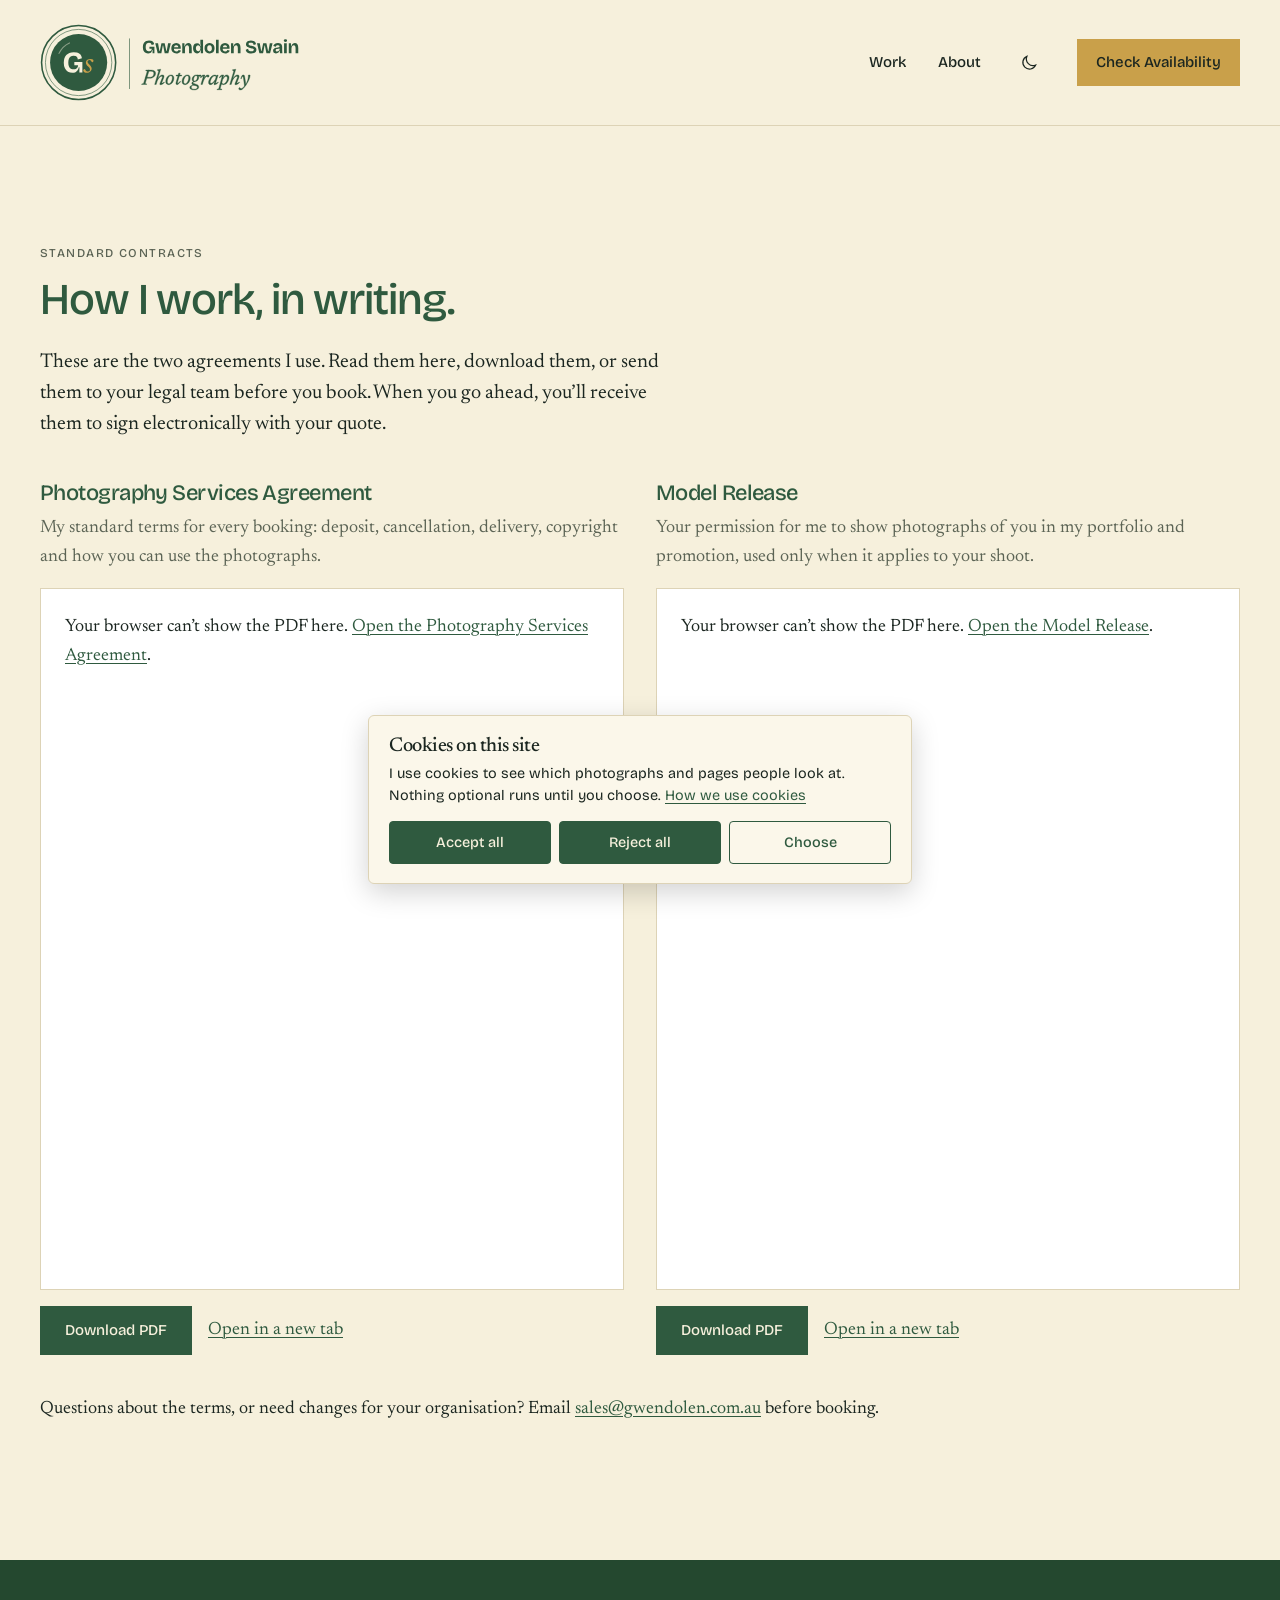
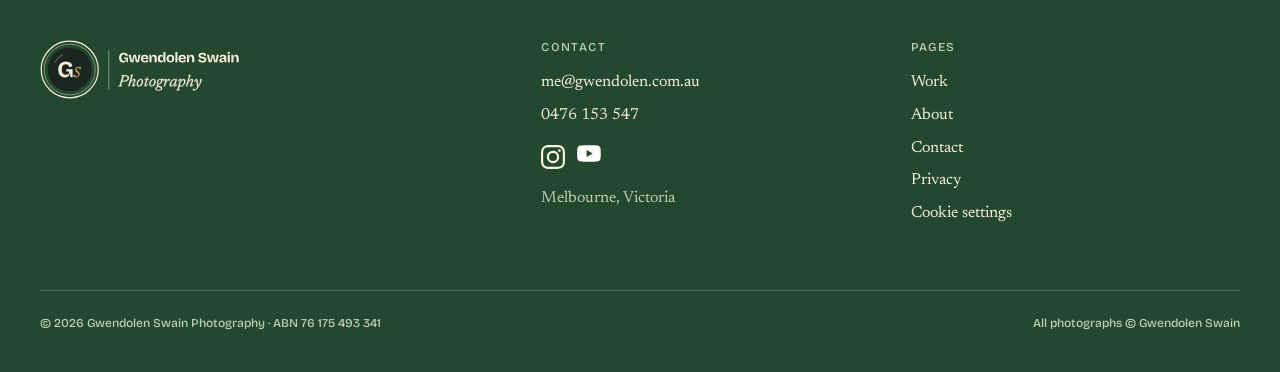
<file: contracts.html>
<!doctype html>
<html lang="en-AU">
<head>
<meta charset="utf-8">
<!-- Cookie consent: must load before Google Tag Manager -->
<script src="/assets/js/consent.js"></script>
<link rel="stylesheet" href="/assets/css/consent.css">
<!-- Google Tag Manager -->
<script>(function(w,d,s,l,i){w[l]=w[l]||[];w[l].push({'gtm.start':
new Date().getTime(),event:'gtm.js'});var f=d.getElementsByTagName(s)[0],
j=d.createElement(s),dl=l!='dataLayer'?'&l='+l:'';j.async=true;j.src=
'https://www.googletagmanager.com/gtm.js?id='+i+dl;f.parentNode.insertBefore(j,f);
})(window,document,'script','dataLayer','GTM-5GPFTV3N');</script>
<!-- End Google Tag Manager -->
<meta name="viewport" content="width=device-width, initial-scale=1">
<title>Standard contracts — Gwendolen Swain Photography</title>
<meta name="description" content="The Photography Services Agreement and Model Release used by Gwendolen Swain Photography, Melbourne. Read or download them before you book.">
<link rel="canonical" href="https://gwendolen.com.au/contracts.html">
<meta property="og:title" content="Standard contracts — Gwendolen Swain Photography">
<meta property="og:description" content="The Photography Services Agreement and Model Release, to read or download before you book.">
<meta property="og:url" content="https://gwendolen.com.au/contracts.html">
<meta property="og:type" content="website">
<meta property="og:site_name" content="Gwendolen Swain Photography">
<meta property="og:locale" content="en_AU">
<meta property="og:image" content="https://gwendolen.com.au/assets/img/og-card.jpg">
<meta property="og:image:width" content="1200">
<meta property="og:image:height" content="630">
<meta property="og:image:alt" content="Gwendolen Swain Photography — People and places, as they are. Photographer, Melbourne.">
<meta name="twitter:card" content="summary_large_image">
<meta name="theme-color" content="#F6F0DC" media="(prefers-color-scheme: light)">
<meta name="theme-color" content="#1B2620" media="(prefers-color-scheme: dark)">
<script>try{var t=localStorage.getItem("gsp-theme");if(t==="dark"||t==="light")document.documentElement.setAttribute("data-theme",t)}catch(e){}</script>
<link rel="icon" href="assets/img/logo/favicon-fern.svg" type="image/svg+xml">
<link rel="icon" href="assets/img/logo/favicon-fern.png" type="image/png">
<link rel="apple-touch-icon" href="assets/img/apple-touch-icon.png">
<link rel="stylesheet" href="/assets/fonts/fonts.css">
<link rel="stylesheet" href="assets/css/site.css?v=20261006e">
<script type="application/ld+json">
{
 "@context": "https://schema.org",
 "@graph": [
  {
   "@type": "ProfessionalService",
   "@id": "https://gwendolen.com.au/#business",
   "name": "Gwendolen Swain Photography",
   "description": "Freelance photographer in Melbourne for events, portraits and commissioned work, including artwork and exhibition documentation.",
   "url": "https://gwendolen.com.au/",
   "email": "me@gwendolen.com.au",
   "telephone": "+61476153547",
   "image": "https://gwendolen.com.au/assets/img/og-card.jpg",
   "logo": "https://gwendolen.com.au/assets/img/apple-touch-icon.png",
   "address": {
    "@type": "PostalAddress",
    "addressLocality": "Melbourne",
    "addressRegion": "VIC",
    "addressCountry": "AU"
   },
   "areaServed": {
    "@type": "City",
    "name": "Melbourne"
   },
   "founder": {
    "@id": "https://gwendolen.com.au/#gwendolen"
   },
   "knowsAbout": [
    "Event photography",
    "Portrait photography",
    "Artwork documentation",
    "Exhibition photography"
   ],
   "sameAs": [
    "https://www.instagram.com/gswain_photography/",
    "https://www.youtube.com/@gwendolenswain6510"
   ]
  },
  {
   "@type": "Person",
   "@id": "https://gwendolen.com.au/#gwendolen",
   "name": "Gwendolen Swain",
   "jobTitle": "Photographer",
   "url": "https://gwendolen.com.au/about.html",
   "worksFor": {
    "@id": "https://gwendolen.com.au/#business"
   },
   "alumniOf": {
    "@type": "CollegeOrUniversity",
    "name": "RMIT University"
   },
   "hasCredential": {
    "@type": "EducationalOccupationalCredential",
    "name": "Bachelor of Arts (Photography)",
    "credentialCategory": "degree",
    "recognizedBy": {
     "@type": "CollegeOrUniversity",
     "name": "RMIT University"
    }
   },
   "sameAs": [
    "https://www.instagram.com/gswain_photography/",
    "https://www.youtube.com/@gwendolenswain6510"
   ]
  },
  {
   "@type": "WebSite",
   "@id": "https://gwendolen.com.au/#website",
   "name": "Gwendolen Swain Photography",
   "url": "https://gwendolen.com.au/",
   "inLanguage": "en-AU",
   "publisher": {
    "@id": "https://gwendolen.com.au/#business"
   }
  }
 ]
}
</script>
</head>
<body>
<!-- Google Tag Manager (noscript) -->
<noscript><iframe src="https://www.googletagmanager.com/ns.html?id=GTM-5GPFTV3N"
height="0" width="0" style="display:none;visibility:hidden"></iframe></noscript>
<!-- End Google Tag Manager (noscript) -->
<a class="skip" href="#main">Skip to content</a>

<header class="site-header">
  <div class="wrap">
    <a class="brand" href="./" aria-label="Gwendolen Swain Photography — home"><img class="on-light" src="assets/img/logo/lockup-fern.svg?v=2" alt="Gwendolen Swain Photography" width="431" height="128"><img class="on-dark" src="assets/img/logo/lockup-reversed.svg?v=2" alt="Gwendolen Swain Photography" width="431" height="128"></a>
    <nav class="nav" aria-label="Main">
      <a href="work.html">Work</a>
      <a href="about.html">About</a>
      <button class="theme-toggle" type="button" aria-label="Switch to dark mode">
        <svg class="i-moon" viewBox="0 0 24 24" fill="none" stroke="currentColor" stroke-width="1.5" stroke-linecap="square" aria-hidden="true"><path d="M20 14.5A8 8 0 0 1 9.5 4a8 8 0 1 0 10.5 10.5z"/></svg>
        <svg class="i-sun" viewBox="0 0 24 24" fill="none" stroke="currentColor" stroke-width="1.5" stroke-linecap="square" aria-hidden="true"><circle cx="12" cy="12" r="4"/><path d="M12 2v2M12 20v2M4.9 4.9l1.4 1.4M17.7 17.7l1.4 1.4M2 12h2M20 12h2M4.9 19.1l1.4-1.4M17.7 6.3l1.4-1.4"/></svg>
      </button>
      <a class="btn btn--primary" href="contact.html">Check Availability</a>
    </nav>
  </div>
</header>

<main id="main">

  <section class="section">
    <div class="wrap">
      <p class="eyebrow">Standard contracts</p>
      <h1>How I work, in writing.</h1>
      <p class="lead measure">These are the two agreements I use. Read them here, download them, or send them to your legal team before you book. When you go ahead, you’ll receive them to sign electronically with your quote.</p>
      <div class="contracts">
        <article class="contract">
          <h2 class="h3">Photography Services Agreement</h2>
          <p class="contract-desc">My standard terms for every booking: deposit, cancellation, delivery, copyright and how you can use the photographs.</p>
          <object class="pdf" data="assets/docs/photography-services-agreement.pdf#view=FitH" type="application/pdf" aria-label="Photography Services Agreement (PDF)">
            <p class="pdf-fallback">Your browser can’t show the PDF here. <a href="assets/docs/photography-services-agreement.pdf">Open the Photography Services Agreement</a>.</p>
          </object>
          <p class="contract-actions"><a class="btn btn--secondary" href="assets/docs/photography-services-agreement.pdf" download>Download PDF</a> <a href="assets/docs/photography-services-agreement.pdf" target="_blank" rel="noopener">Open in a new tab</a></p>
        </article>
        <article class="contract">
          <h2 class="h3">Model Release</h2>
          <p class="contract-desc">Your permission for me to show photographs of you in my portfolio and promotion, used only when it applies to your shoot.</p>
          <object class="pdf" data="assets/docs/model-release.pdf#view=FitH" type="application/pdf" aria-label="Model Release (PDF)">
            <p class="pdf-fallback">Your browser can’t show the PDF here. <a href="assets/docs/model-release.pdf">Open the Model Release</a>.</p>
          </object>
          <p class="contract-actions"><a class="btn btn--secondary" href="assets/docs/model-release.pdf" download>Download PDF</a> <a href="assets/docs/model-release.pdf" target="_blank" rel="noopener">Open in a new tab</a></p>
        </article>
      </div>
      <p class="contract-note">Questions about the terms, or need changes for your organisation? Email <a href="mailto:sales@gwendolen.com.au">sales@gwendolen.com.au</a> before booking.</p>
    </div>
  </section>

</main>

<footer class="site-footer">
  <div class="wrap">
    <div class="footer-grid">
      <div><img src="assets/img/logo/lockup-reversed.svg?v=2" alt="Gwendolen Swain Photography" width="431" height="128"></div>
      <div>
        <h3>Contact</h3>
        <ul>
          <li><a href="mailto:me@gwendolen.com.au">me@gwendolen.com.au</a></li>
          <li><a href="tel:+61476153547">0476 153 547</a></li>
          <li><a class="ig-only" href="https://www.instagram.com/gswain_photography/" target="_blank" rel="me noopener" aria-label="Instagram: @gswain_photography (opens in a new tab)" title="Instagram @gswain_photography"><span class="ig-icon" aria-hidden="true"></span></a><a class="ig-only" href="https://www.youtube.com/@gwendolenswain6510" target="_blank" rel="me noopener" aria-label="YouTube: Gwendolen Swain (opens in a new tab)" title="YouTube: Gwendolen Swain"><span class="yt-icon" aria-hidden="true"></span></a></li>
          <li>Melbourne, Victoria</li>
        </ul>
      </div>
      <div>
        <h3>Pages</h3>
        <ul>
          <li><a href="work.html">Work</a></li>
          <li><a href="about.html">About</a></li>
          <li><a href="contact.html">Contact</a></li>
          <li><a href="privacy.html">Privacy</a></li>
          <li><a href="/privacy.html#cookies" data-cookie-settings>Cookie settings</a></li>
        </ul>
      </div>
    </div>
    <div class="footer-base">
      <span>© <span data-year>2026</span> Gwendolen Swain Photography · ABN 76 175 493 341</span>
      <span>All photographs © Gwendolen Swain</span>
    </div>
  </div>
</footer>

<script src="assets/js/site.js" defer></script>
</body>
</html>
</file>
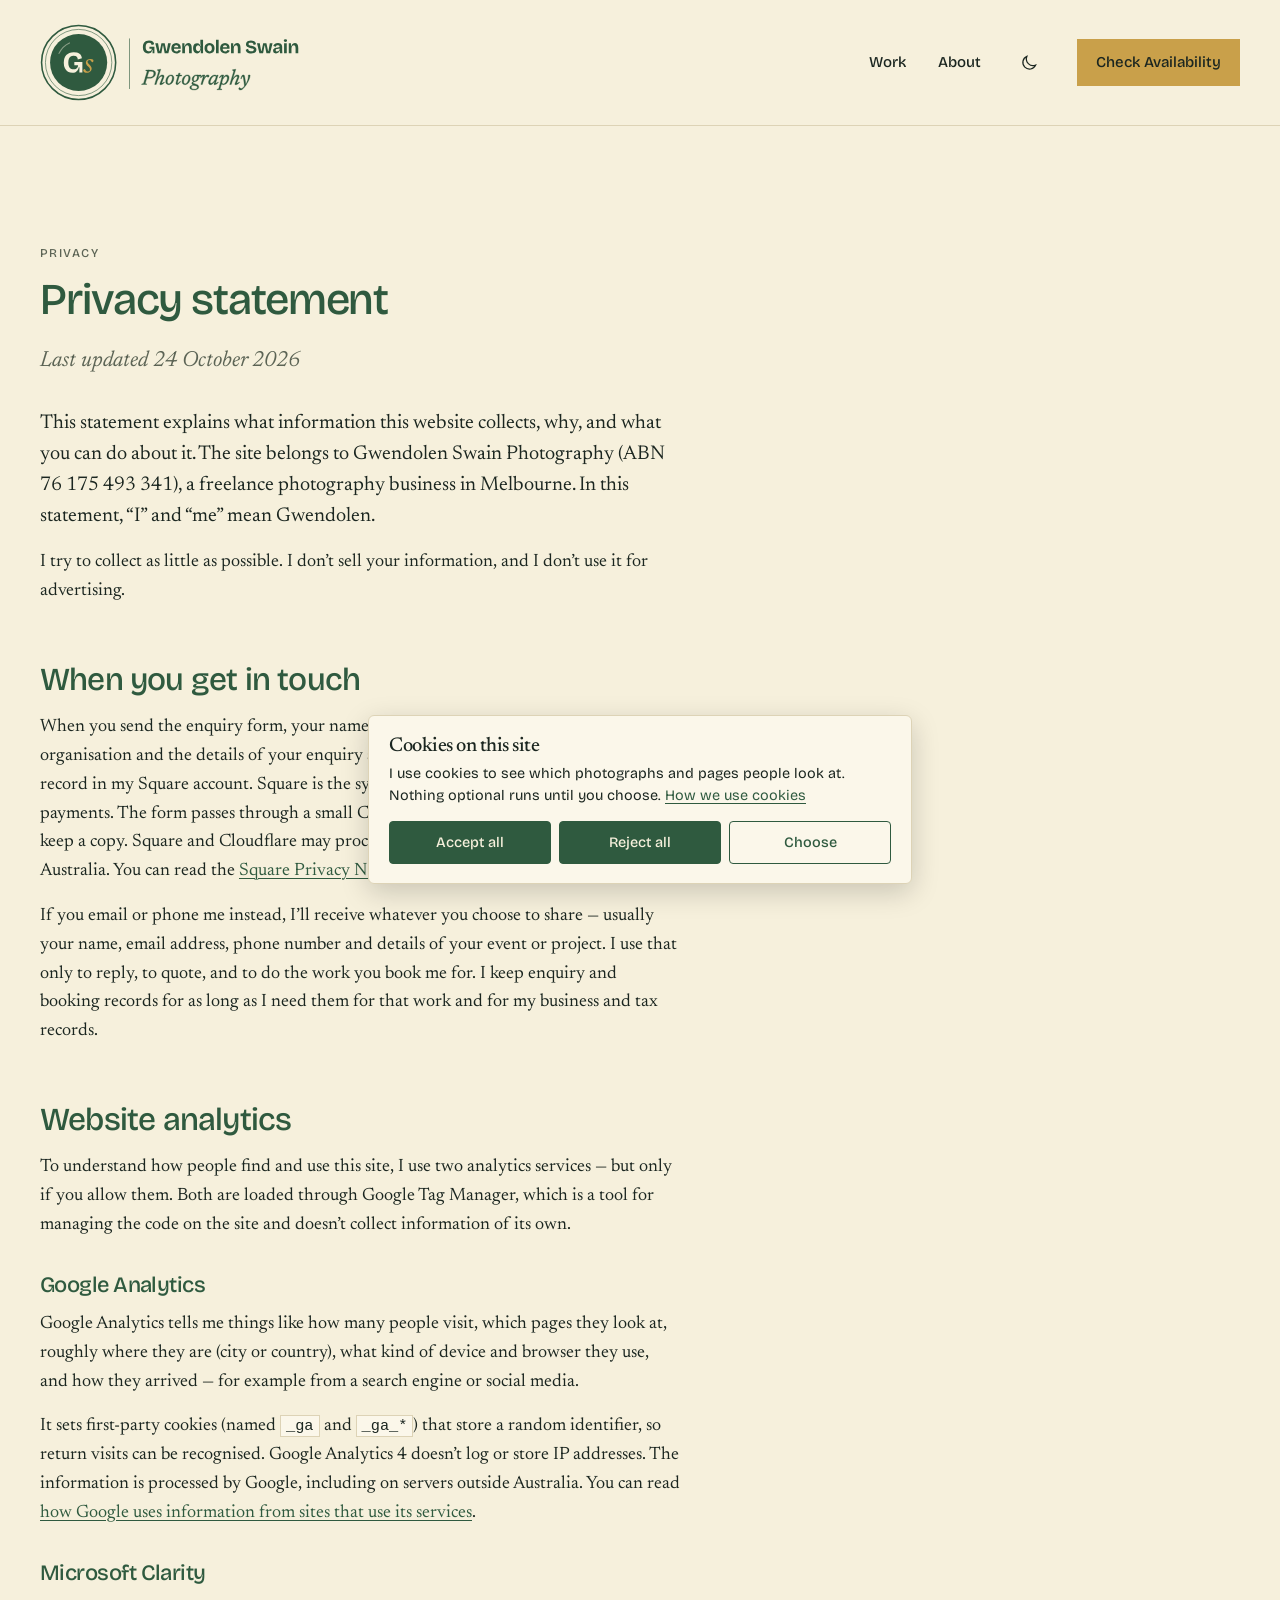
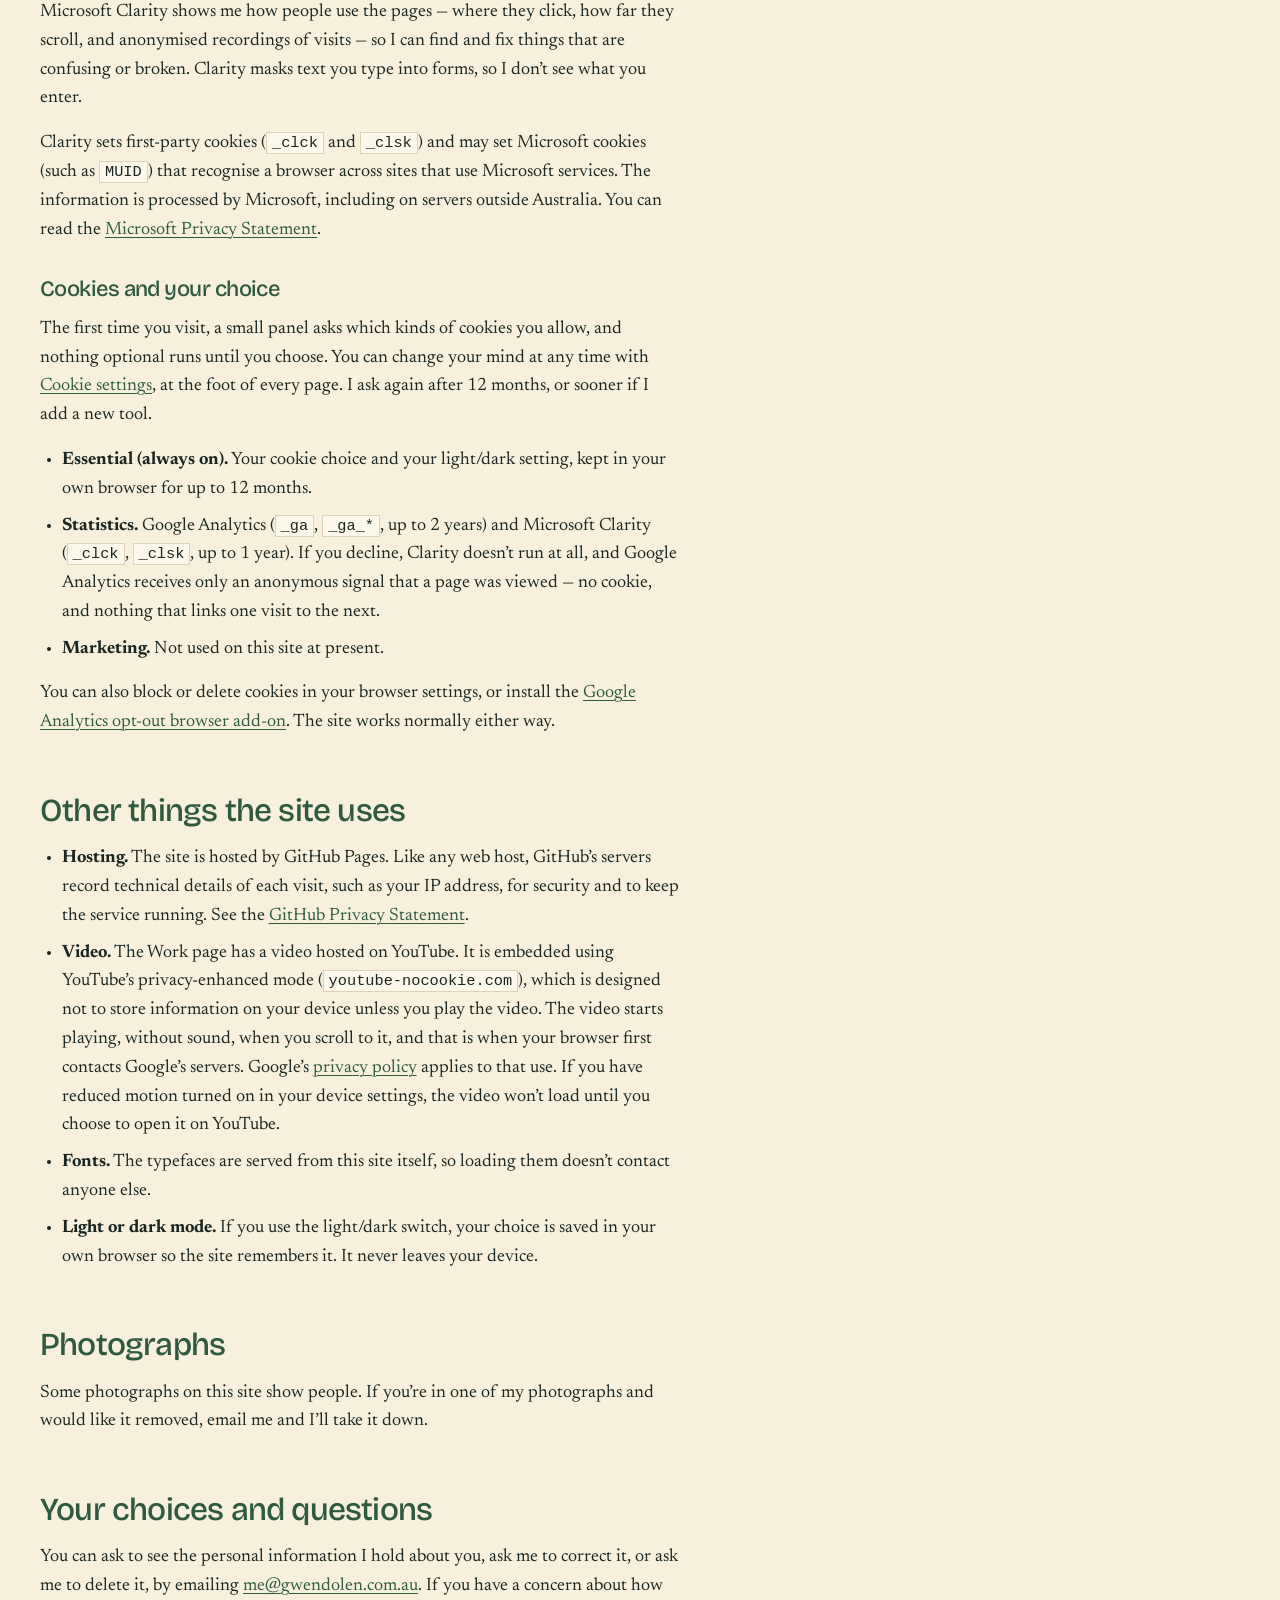
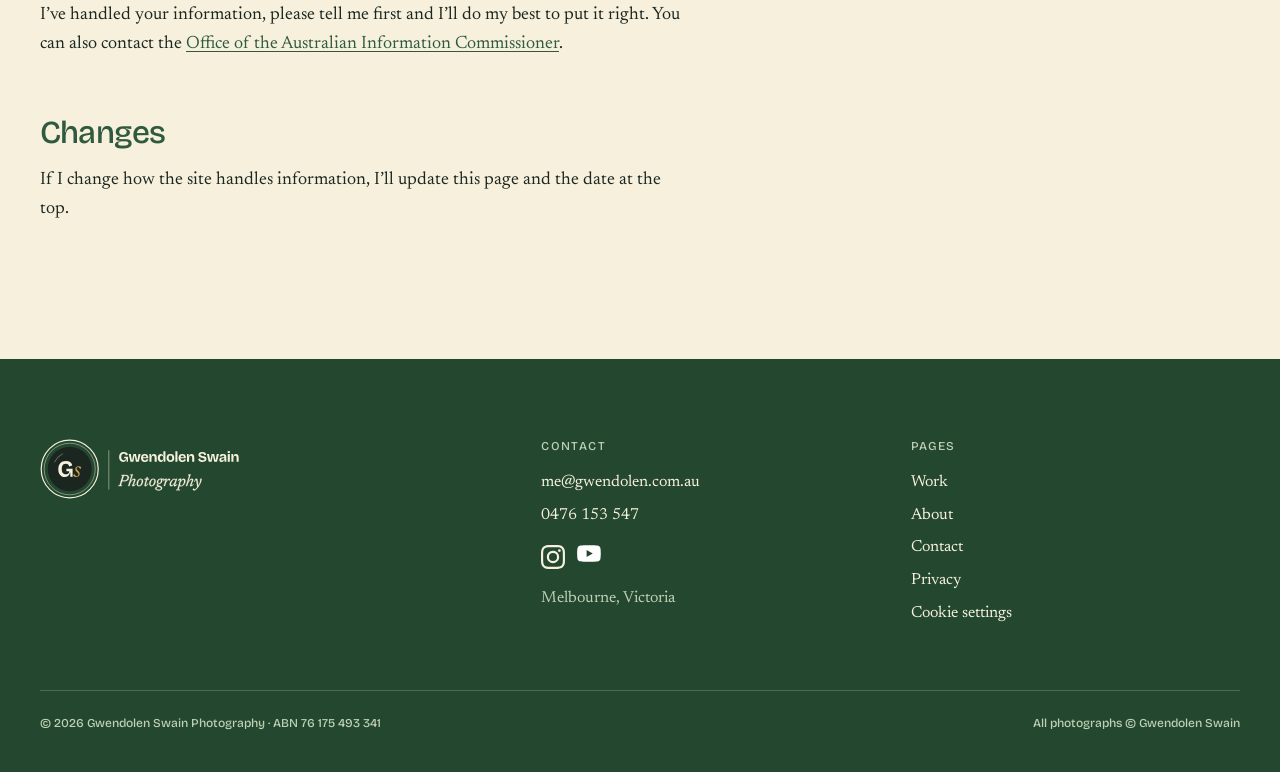
<file: privacy.html>
<!doctype html>
<html lang="en-AU">
<head>
<meta charset="utf-8">
<!-- Cookie consent: must load before Google Tag Manager -->
<script src="/assets/js/consent.js"></script>
<link rel="stylesheet" href="/assets/css/consent.css">
<!-- Google Tag Manager -->
<script>(function(w,d,s,l,i){w[l]=w[l]||[];w[l].push({'gtm.start':
new Date().getTime(),event:'gtm.js'});var f=d.getElementsByTagName(s)[0],
j=d.createElement(s),dl=l!='dataLayer'?'&l='+l:'';j.async=true;j.src=
'https://www.googletagmanager.com/gtm.js?id='+i+dl;f.parentNode.insertBefore(j,f);
})(window,document,'script','dataLayer','GTM-5GPFTV3N');</script>
<!-- End Google Tag Manager -->
<meta name="viewport" content="width=device-width, initial-scale=1">
<title>Privacy — Gwendolen Swain Photography</title>
<meta name="description" content="How gwendolen.com.au handles your information, including Google Analytics and Microsoft Clarity.">
<link rel="canonical" href="https://gwendolen.com.au/privacy.html">
<meta property="og:title" content="Privacy — Gwendolen Swain Photography">
<meta property="og:description" content="How gwendolen.com.au handles your information, including Google Analytics and Microsoft Clarity.">
<meta property="og:url" content="https://gwendolen.com.au/privacy.html">
<meta property="og:type" content="website">
<meta property="og:site_name" content="Gwendolen Swain Photography">
<meta property="og:locale" content="en_AU">
<meta property="og:image" content="https://gwendolen.com.au/assets/img/og-card.jpg">
<meta property="og:image:width" content="1200">
<meta property="og:image:height" content="630">
<meta property="og:image:alt" content="Gwendolen Swain Photography — People and places, as they are. Photographer, Melbourne.">
<meta name="twitter:card" content="summary_large_image">
<meta name="theme-color" content="#F6F0DC" media="(prefers-color-scheme: light)">
<meta name="theme-color" content="#1B2620" media="(prefers-color-scheme: dark)">
<script>try{var t=localStorage.getItem("gsp-theme");if(t==="dark"||t==="light")document.documentElement.setAttribute("data-theme",t)}catch(e){}</script>
<link rel="icon" href="assets/img/logo/favicon-fern.svg" type="image/svg+xml">
<link rel="icon" href="assets/img/logo/favicon-fern.png" type="image/png">
<link rel="apple-touch-icon" href="assets/img/apple-touch-icon.png">
<link rel="stylesheet" href="/assets/fonts/fonts.css">
<link rel="stylesheet" href="assets/css/site.css?v=20261006e">
<script type="application/ld+json">
{
 "@context": "https://schema.org",
 "@graph": [
  {
   "@type": "ProfessionalService",
   "@id": "https://gwendolen.com.au/#business",
   "name": "Gwendolen Swain Photography",
   "description": "Freelance photographer in Melbourne for events, portraits and commissioned work, including artwork and exhibition documentation.",
   "url": "https://gwendolen.com.au/",
   "email": "me@gwendolen.com.au",
   "telephone": "+61476153547",
   "image": "https://gwendolen.com.au/assets/img/og-card.jpg",
   "logo": "https://gwendolen.com.au/assets/img/apple-touch-icon.png",
   "address": {
    "@type": "PostalAddress",
    "addressLocality": "Melbourne",
    "addressRegion": "VIC",
    "addressCountry": "AU"
   },
   "areaServed": {
    "@type": "City",
    "name": "Melbourne"
   },
   "founder": {
    "@id": "https://gwendolen.com.au/#gwendolen"
   },
   "knowsAbout": [
    "Event photography",
    "Portrait photography",
    "Artwork documentation",
    "Exhibition photography"
   ],
   "sameAs": [
    "https://www.instagram.com/gswain_photography/",
    "https://www.youtube.com/@gwendolenswain6510"
   ]
  },
  {
   "@type": "Person",
   "@id": "https://gwendolen.com.au/#gwendolen",
   "name": "Gwendolen Swain",
   "jobTitle": "Photographer",
   "url": "https://gwendolen.com.au/about.html",
   "worksFor": {
    "@id": "https://gwendolen.com.au/#business"
   },
   "alumniOf": {
    "@type": "CollegeOrUniversity",
    "name": "RMIT University"
   },
   "hasCredential": {
    "@type": "EducationalOccupationalCredential",
    "name": "Bachelor of Arts (Photography)",
    "credentialCategory": "degree",
    "recognizedBy": {
     "@type": "CollegeOrUniversity",
     "name": "RMIT University"
    }
   },
   "sameAs": [
    "https://www.instagram.com/gswain_photography/",
    "https://www.youtube.com/@gwendolenswain6510"
   ]
  },
  {
   "@type": "WebSite",
   "@id": "https://gwendolen.com.au/#website",
   "name": "Gwendolen Swain Photography",
   "url": "https://gwendolen.com.au/",
   "inLanguage": "en-AU",
   "publisher": {
    "@id": "https://gwendolen.com.au/#business"
   }
  }
 ]
}
</script>
</head>
<body>
<!-- Google Tag Manager (noscript) -->
<noscript><iframe src="https://www.googletagmanager.com/ns.html?id=GTM-5GPFTV3N"
height="0" width="0" style="display:none;visibility:hidden"></iframe></noscript>
<!-- End Google Tag Manager (noscript) -->
<a class="skip" href="#main">Skip to content</a>

<header class="site-header">
  <div class="wrap">
    <a class="brand" href="./" aria-label="Gwendolen Swain Photography — home"><img class="on-light" src="assets/img/logo/lockup-fern.svg?v=2" alt="Gwendolen Swain Photography" width="431" height="128"><img class="on-dark" src="assets/img/logo/lockup-reversed.svg?v=2" alt="Gwendolen Swain Photography" width="431" height="128"></a>
    <nav class="nav" aria-label="Main">
      <a href="work.html">Work</a>
      <a href="about.html">About</a>
      <button class="theme-toggle" type="button" aria-label="Switch to dark mode">
        <svg class="i-moon" viewBox="0 0 24 24" fill="none" stroke="currentColor" stroke-width="1.5" stroke-linecap="square" aria-hidden="true"><path d="M20 14.5A8 8 0 0 1 9.5 4a8 8 0 1 0 10.5 10.5z"/></svg>
        <svg class="i-sun" viewBox="0 0 24 24" fill="none" stroke="currentColor" stroke-width="1.5" stroke-linecap="square" aria-hidden="true"><circle cx="12" cy="12" r="4"/><path d="M12 2v2M12 20v2M4.9 4.9l1.4 1.4M17.7 17.7l1.4 1.4M2 12h2M20 12h2M4.9 19.1l1.4-1.4M17.7 6.3l1.4-1.4"/></svg>
      </button>
      <a class="btn btn--primary" href="contact.html">Check Availability</a>
    </nav>
  </div>
</header>

<main id="main">

  <section class="section">
    <div class="wrap">
      <article class="prose measure">
        <p class="eyebrow">Privacy</p>
        <h1>Privacy statement</h1>
        <p class="subhead">Last updated 24 October 2026</p>

        <p class="lead">This statement explains what information this website collects, why, and what you can do about it. The site belongs to Gwendolen Swain Photography (ABN 76 175 493 341), a freelance photography business in Melbourne. In this statement, “I” and “me” mean Gwendolen.</p>
        <p>I try to collect as little as possible. I don’t sell your information, and I don’t use it for advertising.</p>

        <h2>When you get in touch</h2>
        <p>When you send the enquiry form, your name, email address, phone number, organisation and the details of your enquiry are emailed to me and saved as a customer record in my Square account. Square is the system I use for quotes, invoices and payments. The form passes through a small Cloudflare service on the way, which doesn’t keep a copy. Square and Cloudflare may process this information on servers outside Australia. You can read the <a href="https://squareup.com/au/en/legal/general/privacy">Square Privacy Notice</a>.</p>
        <p>If you email or phone me instead, I’ll receive whatever you choose to share — usually your name, email address, phone number and details of your event or project. I use that only to reply, to quote, and to do the work you book me for. I keep enquiry and booking records for as long as I need them for that work and for my business and tax records.</p>

        <h2>Website analytics</h2>
        <p>To understand how people find and use this site, I use two analytics services &mdash; but only if you allow them. Both are loaded through Google Tag Manager, which is a tool for managing the code on the site and doesn’t collect information of its own.</p>

        <h3>Google Analytics</h3>
        <p>Google Analytics tells me things like how many people visit, which pages they look at, roughly where they are (city or country), what kind of device and browser they use, and how they arrived — for example from a search engine or social media.</p>
        <p>It sets first-party cookies (named <code>_ga</code> and <code>_ga_*</code>) that store a random identifier, so return visits can be recognised. Google Analytics 4 doesn’t log or store IP addresses. The information is processed by Google, including on servers outside Australia. You can read <a href="https://policies.google.com/technologies/partner-sites">how Google uses information from sites that use its services</a>.</p>

        <h3>Microsoft Clarity</h3>
        <p>Microsoft Clarity shows me how people use the pages — where they click, how far they scroll, and anonymised recordings of visits — so I can find and fix things that are confusing or broken. Clarity masks text you type into forms, so I don’t see what you enter.</p>
        <p>Clarity sets first-party cookies (<code>_clck</code> and <code>_clsk</code>) and may set Microsoft cookies (such as <code>MUID</code>) that recognise a browser across sites that use Microsoft services. The information is processed by Microsoft, including on servers outside Australia. You can read the <a href="https://www.microsoft.com/privacy/privacystatement">Microsoft Privacy Statement</a>.</p>

        <h3 id="cookies">Cookies and your choice</h3>
        <p>The first time you visit, a small panel asks which kinds of cookies you allow, and nothing optional runs until you choose. You can change your mind at any time with <a href="/privacy.html#cookies" data-cookie-settings>Cookie settings</a>, at the foot of every page. I ask again after 12 months, or sooner if I add a new tool.</p>
        <ul>
          <li><strong>Essential (always on).</strong> Your cookie choice and your light/dark setting, kept in your own browser for up to 12 months.</li>
          <li><strong>Statistics.</strong> Google Analytics (<code>_ga</code>, <code>_ga_*</code>, up to 2 years) and Microsoft Clarity (<code>_clck</code>, <code>_clsk</code>, up to 1 year). If you decline, Clarity doesn’t run at all, and Google Analytics receives only an anonymous signal that a page was viewed &mdash; no cookie, and nothing that links one visit to the next.</li>
          <li><strong>Marketing.</strong> Not used on this site at present.</li>
        </ul>
        <p>You can also block or delete cookies in your browser settings, or install the <a href="https://tools.google.com/dlpage/gaoptout">Google Analytics opt-out browser add-on</a>. The site works normally either way.</p>

        <h2>Other things the site uses</h2>
        <ul>
          <li><strong>Hosting.</strong> The site is hosted by GitHub Pages. Like any web host, GitHub’s servers record technical details of each visit, such as your IP address, for security and to keep the service running. See the <a href="https://docs.github.com/site-policy/privacy-policies/github-general-privacy-statement">GitHub Privacy Statement</a>.</li>
          <li><strong>Video.</strong> The Work page has a video hosted on YouTube. It is embedded using YouTube’s privacy-enhanced mode (<code>youtube-nocookie.com</code>), which is designed not to store information on your device unless you play the video. The video starts playing, without sound, when you scroll to it, and that is when your browser first contacts Google’s servers. Google’s <a href="https://policies.google.com/privacy">privacy policy</a> applies to that use. If you have reduced motion turned on in your device settings, the video won’t load until you choose to open it on YouTube.</li>
          <li><strong>Fonts.</strong> The typefaces are served from this site itself, so loading them doesn’t contact anyone else.</li>
          <li><strong>Light or dark mode.</strong> If you use the light/dark switch, your choice is saved in your own browser so the site remembers it. It never leaves your device.</li>
        </ul>

        <h2>Photographs</h2>
        <p>Some photographs on this site show people. If you’re in one of my photographs and would like it removed, email me and I’ll take it down.</p>

        <h2>Your choices and questions</h2>
        <p>You can ask to see the personal information I hold about you, ask me to correct it, or ask me to delete it, by emailing <a href="mailto:me@gwendolen.com.au">me@gwendolen.com.au</a>. If you have a concern about how I’ve handled your information, please tell me first and I’ll do my best to put it right. You can also contact the <a href="https://www.oaic.gov.au/">Office of the Australian Information Commissioner</a>.</p>

        <h2>Changes</h2>
        <p>If I change how the site handles information, I’ll update this page and the date at the top.</p>
      </article>
    </div>
  </section>

</main>

<footer class="site-footer">
  <div class="wrap">
    <div class="footer-grid">
      <div><img src="assets/img/logo/lockup-reversed.svg?v=2" alt="Gwendolen Swain Photography" width="431" height="128"></div>
      <div>
        <h3>Contact</h3>
        <ul>
          <li><a href="mailto:me@gwendolen.com.au">me@gwendolen.com.au</a></li>
          <li><a href="tel:+61476153547">0476 153 547</a></li>
          <li><a class="ig-only" href="https://www.instagram.com/gswain_photography/" target="_blank" rel="me noopener" aria-label="Instagram: @gswain_photography (opens in a new tab)" title="Instagram @gswain_photography"><span class="ig-icon" aria-hidden="true"></span></a><a class="ig-only" href="https://www.youtube.com/@gwendolenswain6510" target="_blank" rel="me noopener" aria-label="YouTube: Gwendolen Swain (opens in a new tab)" title="YouTube: Gwendolen Swain"><span class="yt-icon" aria-hidden="true"></span></a></li>
          <li>Melbourne, Victoria</li>
        </ul>
      </div>
      <div>
        <h3>Pages</h3>
        <ul>
          <li><a href="work.html">Work</a></li>
          <li><a href="about.html">About</a></li>
          <li><a href="contact.html">Contact</a></li>
          <li><a href="privacy.html">Privacy</a></li>
          <li><a href="/privacy.html#cookies" data-cookie-settings>Cookie settings</a></li>
        </ul>
      </div>
    </div>
    <div class="footer-base">
      <span>© <span data-year>2026</span> Gwendolen Swain Photography · ABN 76 175 493 341</span>
      <span>All photographs © Gwendolen Swain</span>
    </div>
  </div>
</footer>

<script src="assets/js/site.js" defer></script>
</body>
</html>
</file>
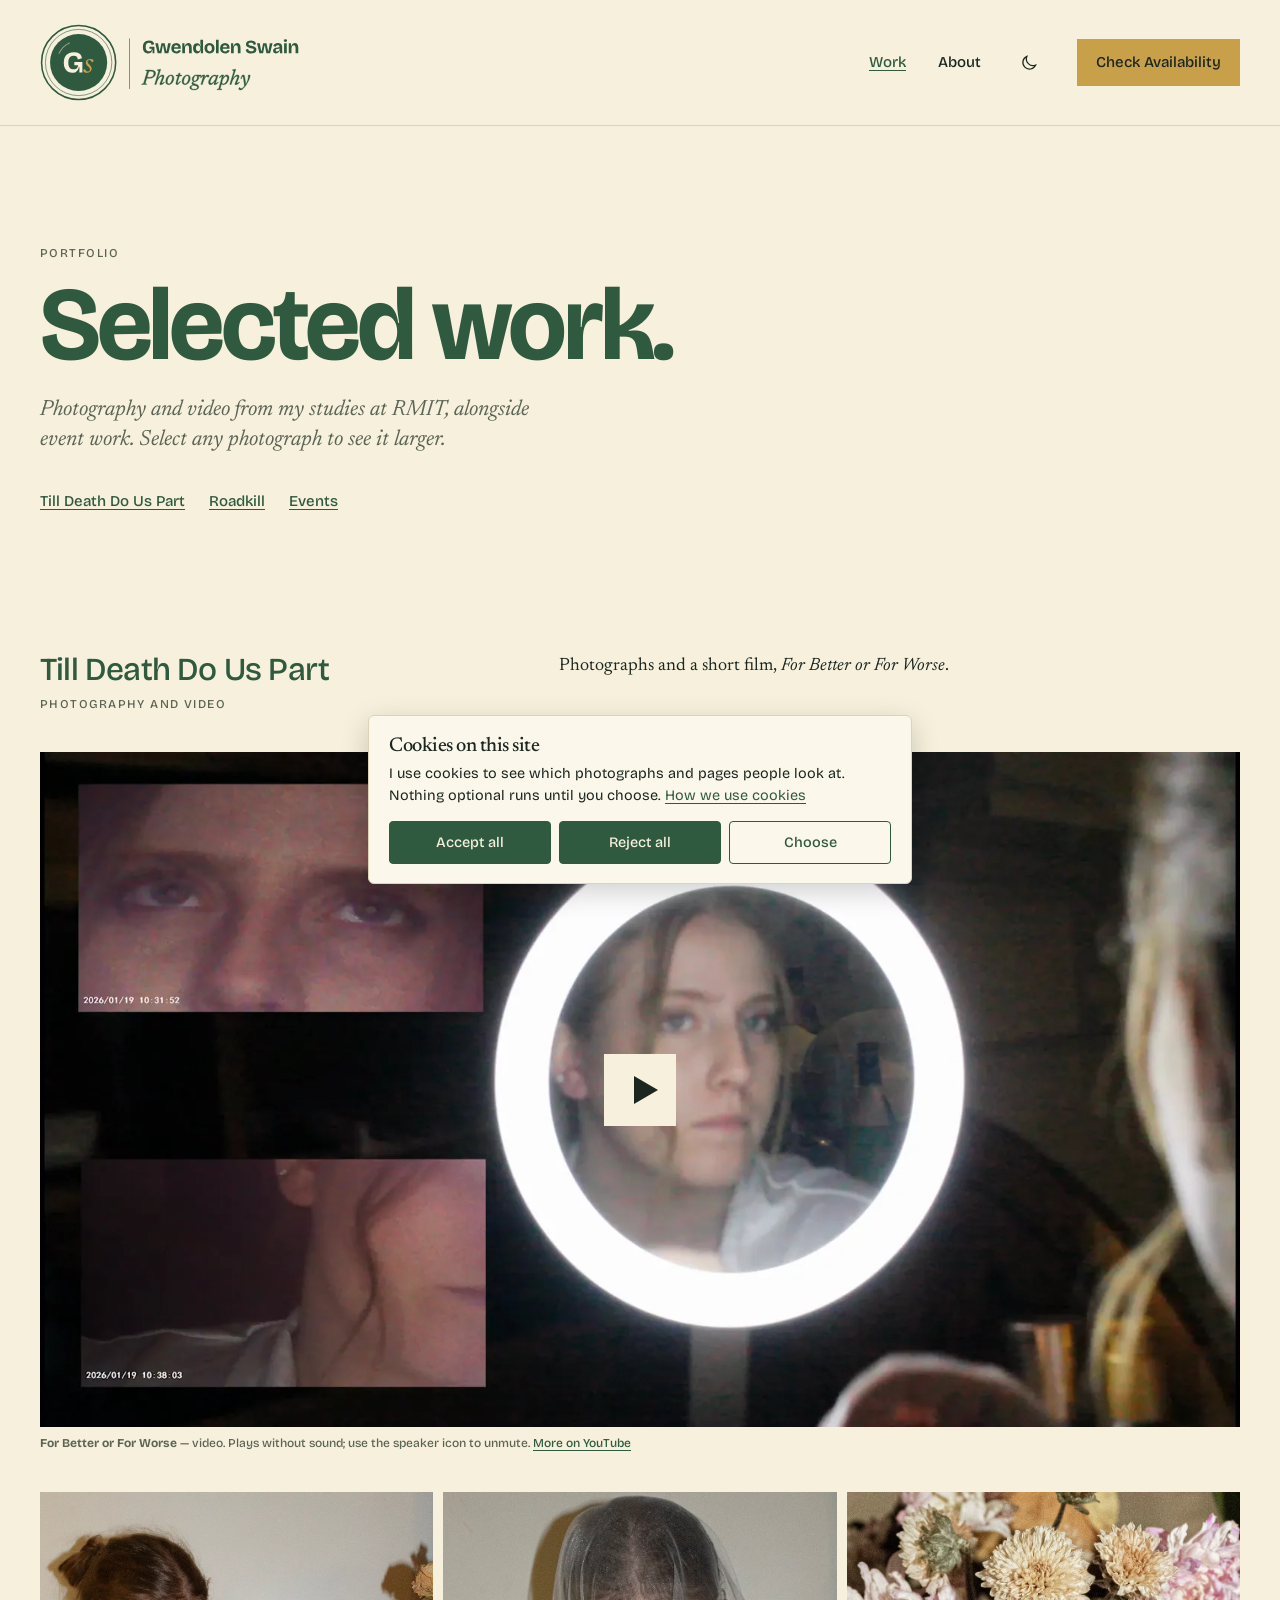
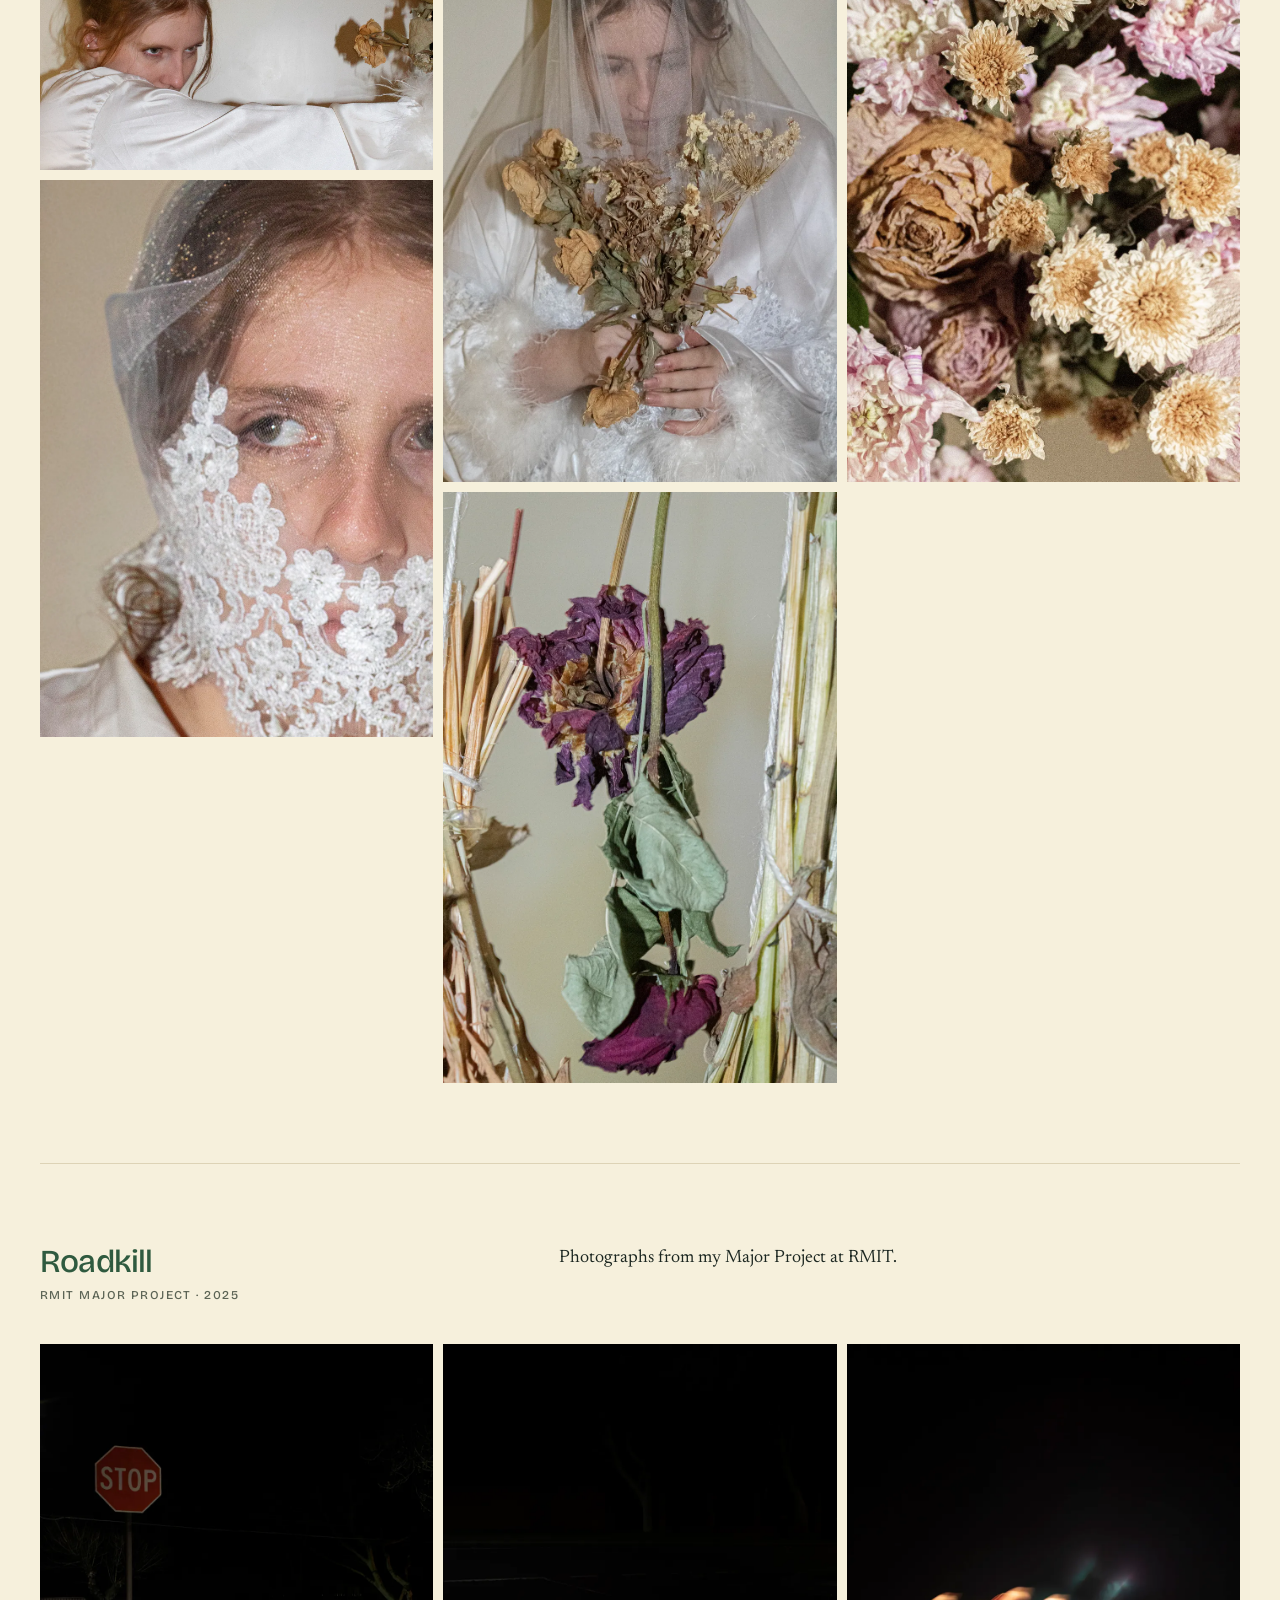
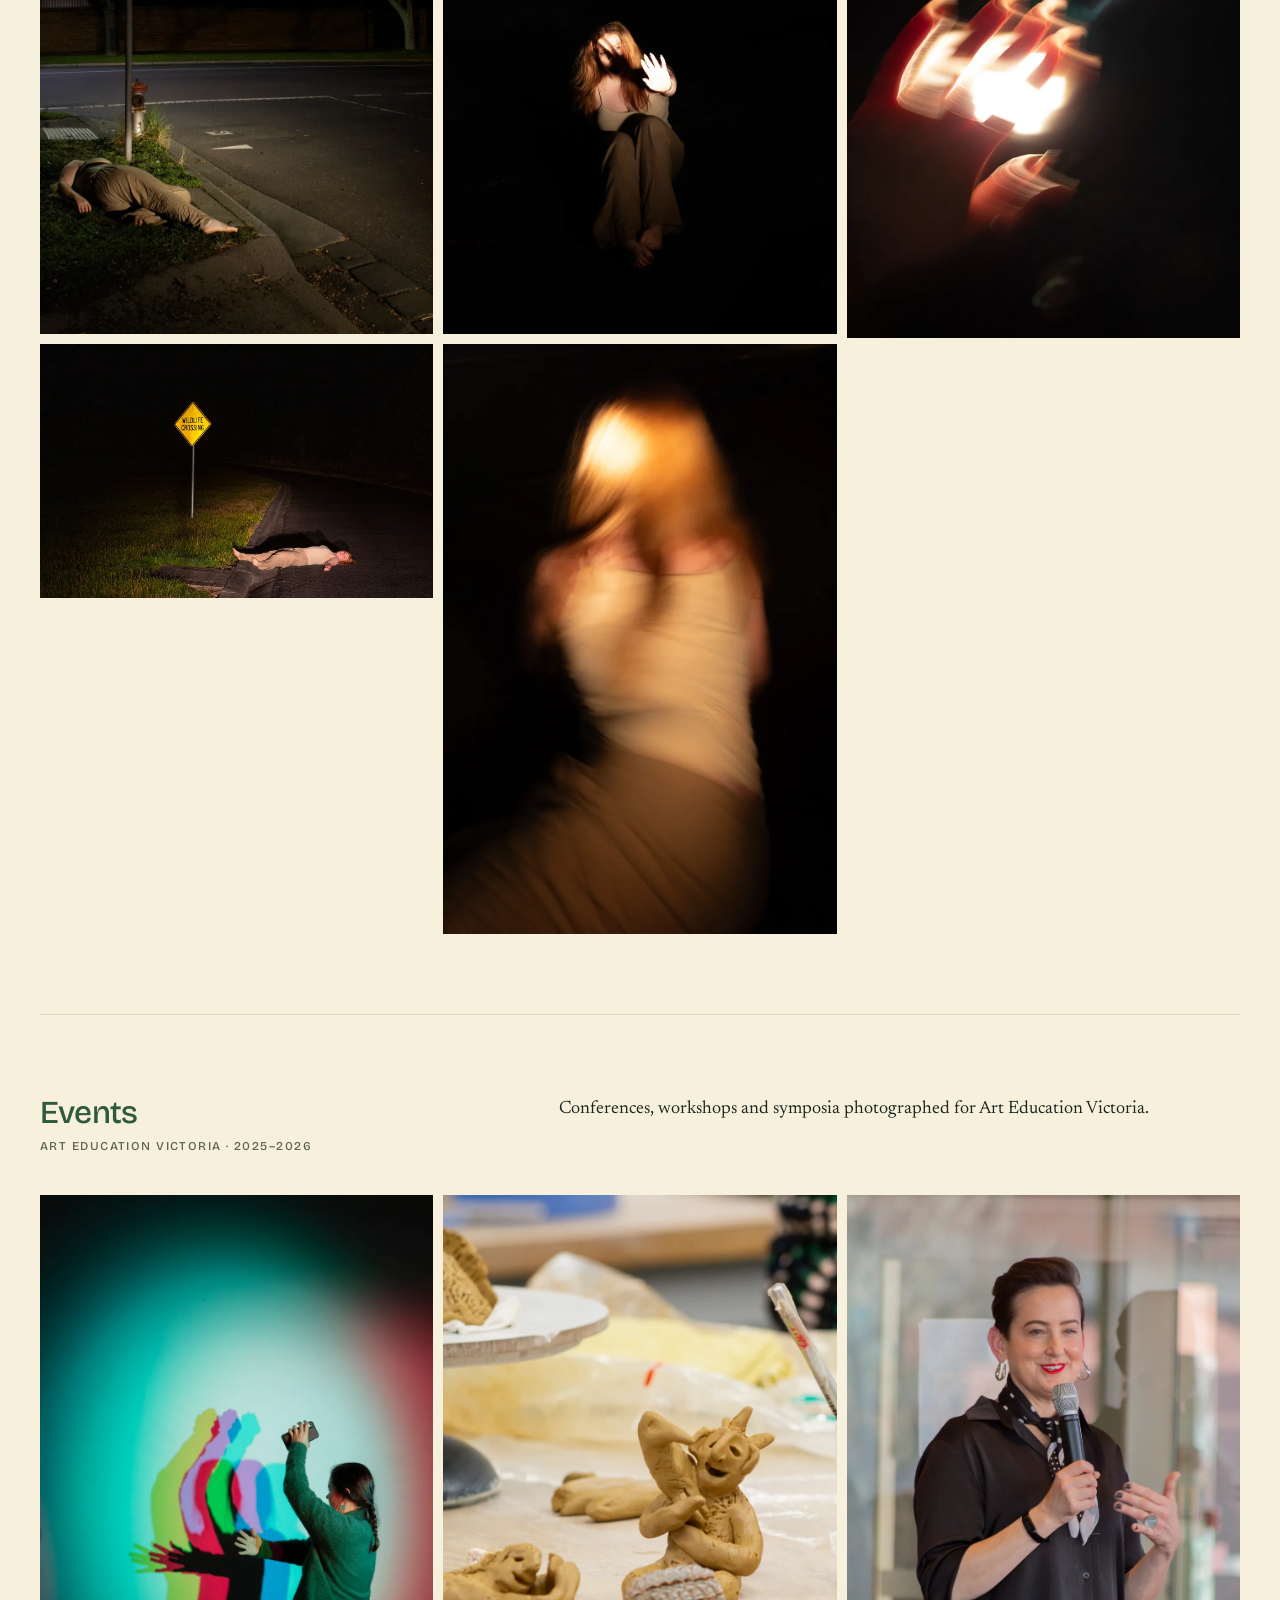
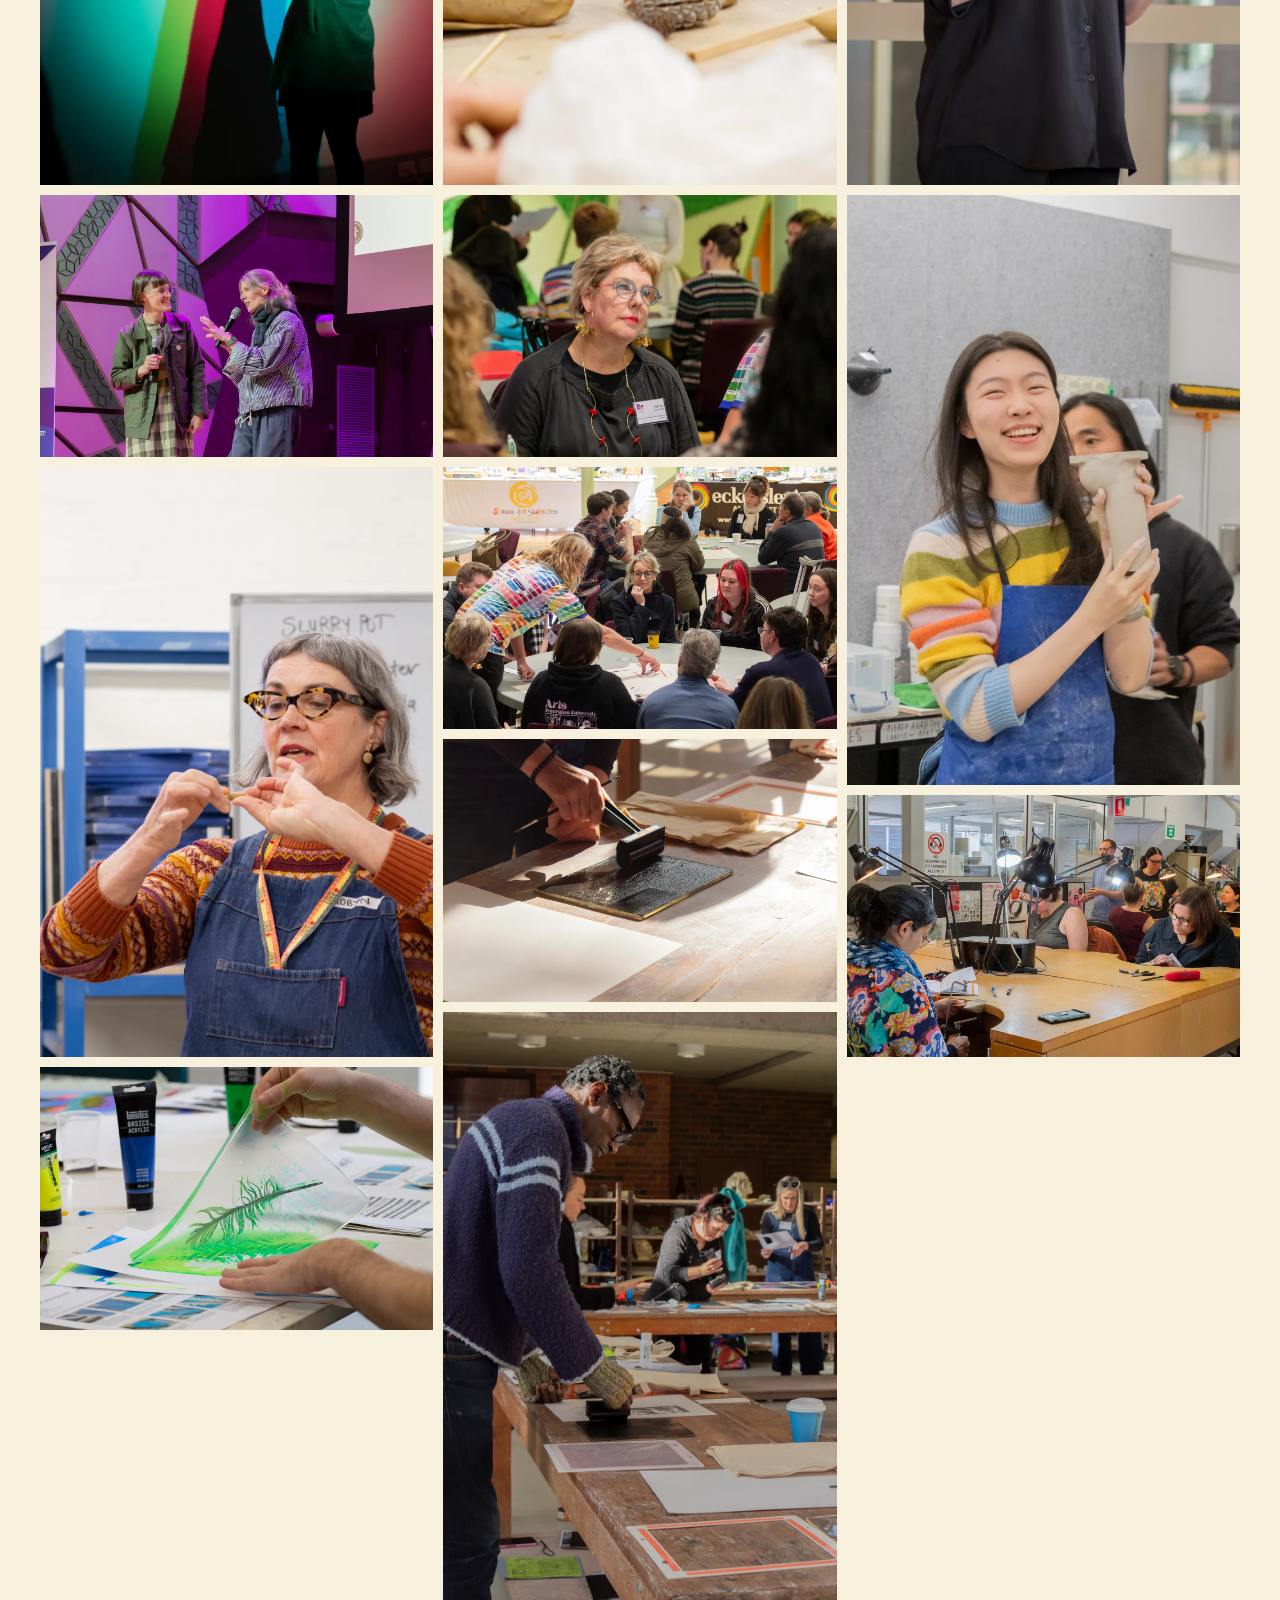
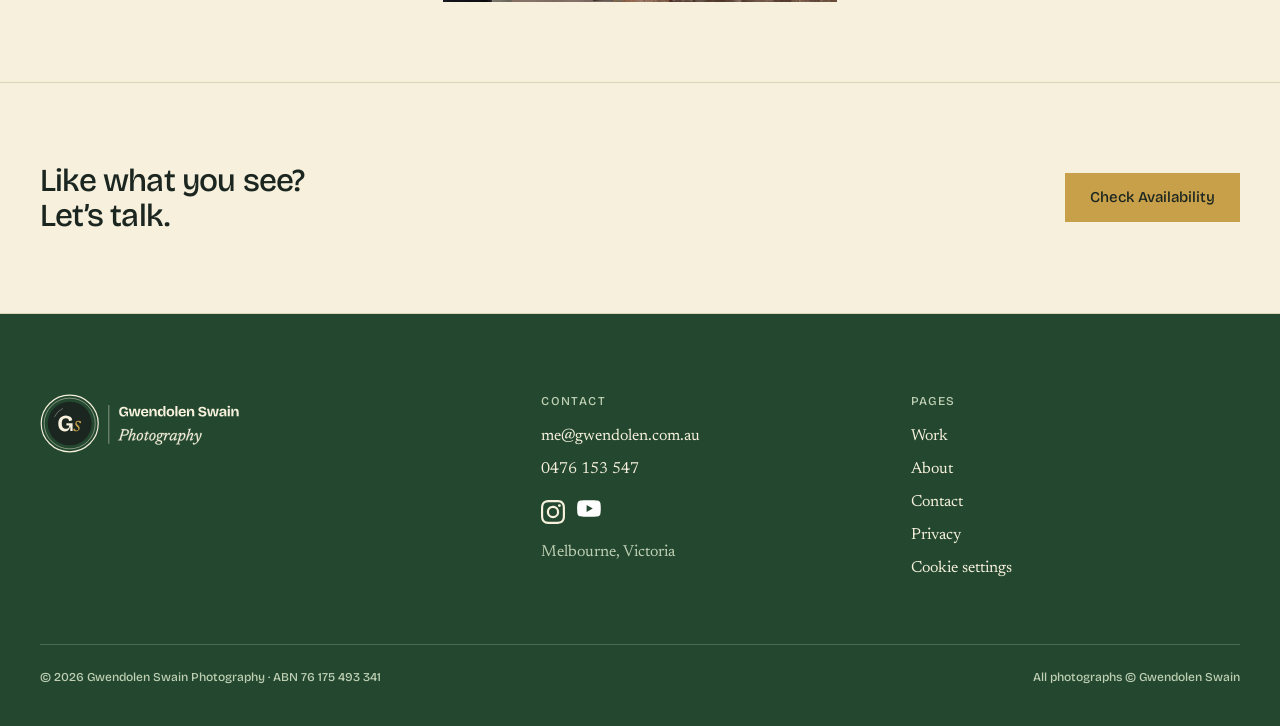
<file: work.html>
<!doctype html>
<html lang="en-AU">
<head>
<meta charset="utf-8">
<!-- Cookie consent: must load before Google Tag Manager -->
<script src="/assets/js/consent.js"></script>
<link rel="stylesheet" href="/assets/css/consent.css">
<!-- Google Tag Manager -->
<script>(function(w,d,s,l,i){w[l]=w[l]||[];w[l].push({'gtm.start':
new Date().getTime(),event:'gtm.js'});var f=d.getElementsByTagName(s)[0],
j=d.createElement(s),dl=l!='dataLayer'?'&l='+l:'';j.async=true;j.src=
'https://www.googletagmanager.com/gtm.js?id='+i+dl;f.parentNode.insertBefore(j,f);
})(window,document,'script','dataLayer','GTM-5GPFTV3N');</script>
<!-- End Google Tag Manager -->
<meta name="viewport" content="width=device-width, initial-scale=1">
<title>Work — Gwendolen Swain Photography</title>
<meta name="description" content="Selected photographs by Gwendolen Swain, Melbourne — series made at RMIT, plus events and portraits.">
<link rel="canonical" href="https://gwendolen.com.au/work.html">
<meta property="og:title" content="Work — Gwendolen Swain Photography">
<meta property="og:description" content="Selected photographs by Gwendolen Swain, Melbourne — series made at RMIT, plus events and portraits.">
<meta property="og:url" content="https://gwendolen.com.au/work.html">
<meta property="og:type" content="website">
<meta property="og:site_name" content="Gwendolen Swain Photography">
<meta property="og:locale" content="en_AU">
<meta property="og:image" content="https://gwendolen.com.au/assets/img/og-card.jpg">
<meta property="og:image:width" content="1200">
<meta property="og:image:height" content="630">
<meta property="og:image:alt" content="Gwendolen Swain Photography — People and places, as they are. Photographer, Melbourne.">
<meta name="twitter:card" content="summary_large_image">
<meta name="theme-color" content="#F6F0DC" media="(prefers-color-scheme: light)">
<meta name="theme-color" content="#1B2620" media="(prefers-color-scheme: dark)">
<script>try{var t=localStorage.getItem("gsp-theme");if(t==="dark"||t==="light")document.documentElement.setAttribute("data-theme",t)}catch(e){}</script>
<link rel="icon" href="assets/img/logo/favicon-fern.svg" type="image/svg+xml">
<link rel="icon" href="assets/img/logo/favicon-fern.png" type="image/png">
<link rel="apple-touch-icon" href="assets/img/apple-touch-icon.png">
<link rel="stylesheet" href="/assets/fonts/fonts.css">
<link rel="stylesheet" href="assets/css/site.css?v=20261006e">
<script type="application/ld+json">
{
 "@context": "https://schema.org",
 "@graph": [
  {
   "@type": "ProfessionalService",
   "@id": "https://gwendolen.com.au/#business",
   "name": "Gwendolen Swain Photography",
   "description": "Freelance photographer in Melbourne for events, portraits and commissioned work, including artwork and exhibition documentation.",
   "url": "https://gwendolen.com.au/",
   "email": "me@gwendolen.com.au",
   "telephone": "+61476153547",
   "image": "https://gwendolen.com.au/assets/img/og-card.jpg",
   "logo": "https://gwendolen.com.au/assets/img/apple-touch-icon.png",
   "address": {
    "@type": "PostalAddress",
    "addressLocality": "Melbourne",
    "addressRegion": "VIC",
    "addressCountry": "AU"
   },
   "areaServed": {
    "@type": "City",
    "name": "Melbourne"
   },
   "founder": {
    "@id": "https://gwendolen.com.au/#gwendolen"
   },
   "knowsAbout": [
    "Event photography",
    "Portrait photography",
    "Artwork documentation",
    "Exhibition photography"
   ],
   "sameAs": [
    "https://www.instagram.com/gswain_photography/",
    "https://www.youtube.com/@gwendolenswain6510"
   ]
  },
  {
   "@type": "Person",
   "@id": "https://gwendolen.com.au/#gwendolen",
   "name": "Gwendolen Swain",
   "jobTitle": "Photographer",
   "url": "https://gwendolen.com.au/about.html",
   "worksFor": {
    "@id": "https://gwendolen.com.au/#business"
   },
   "alumniOf": {
    "@type": "CollegeOrUniversity",
    "name": "RMIT University"
   },
   "hasCredential": {
    "@type": "EducationalOccupationalCredential",
    "name": "Bachelor of Arts (Photography)",
    "credentialCategory": "degree",
    "recognizedBy": {
     "@type": "CollegeOrUniversity",
     "name": "RMIT University"
    }
   },
   "sameAs": [
    "https://www.instagram.com/gswain_photography/",
    "https://www.youtube.com/@gwendolenswain6510"
   ]
  },
  {
   "@type": "WebSite",
   "@id": "https://gwendolen.com.au/#website",
   "name": "Gwendolen Swain Photography",
   "url": "https://gwendolen.com.au/",
   "inLanguage": "en-AU",
   "publisher": {
    "@id": "https://gwendolen.com.au/#business"
   }
  }
 ]
}
</script>
</head>
<body>
<!-- Google Tag Manager (noscript) -->
<noscript><iframe src="https://www.googletagmanager.com/ns.html?id=GTM-5GPFTV3N"
height="0" width="0" style="display:none;visibility:hidden"></iframe></noscript>
<!-- End Google Tag Manager (noscript) -->
<a class="skip" href="#main">Skip to content</a>

<header class="site-header">
  <div class="wrap">
    <a class="brand" href="./" aria-label="Gwendolen Swain Photography — home"><img class="on-light" src="assets/img/logo/lockup-fern.svg?v=2" alt="Gwendolen Swain Photography" width="431" height="128"><img class="on-dark" src="assets/img/logo/lockup-reversed.svg?v=2" alt="Gwendolen Swain Photography" width="431" height="128"></a>
    <nav class="nav" aria-label="Main">
      <a href="work.html" aria-current="page">Work</a>
      <a href="about.html">About</a>
      <button class="theme-toggle" type="button" aria-label="Switch to dark mode">
        <svg class="i-moon" viewBox="0 0 24 24" fill="none" stroke="currentColor" stroke-width="1.5" stroke-linecap="square" aria-hidden="true"><path d="M20 14.5A8 8 0 0 1 9.5 4a8 8 0 1 0 10.5 10.5z"/></svg>
        <svg class="i-sun" viewBox="0 0 24 24" fill="none" stroke="currentColor" stroke-width="1.5" stroke-linecap="square" aria-hidden="true"><circle cx="12" cy="12" r="4"/><path d="M12 2v2M12 20v2M4.9 4.9l1.4 1.4M17.7 17.7l1.4 1.4M2 12h2M20 12h2M4.9 19.1l1.4-1.4M17.7 6.3l1.4-1.4"/></svg>
      </button>
      <a class="btn btn--primary" href="contact.html">Check Availability</a>
    </nav>
  </div>
</header>

<main id="main">

  <section class="hero" style="padding-bottom: var(--space-8)">
    <div class="wrap">
      <p class="eyebrow">Portfolio</p>
      <h1 class="display" style="max-width: 14ch">Selected work.</h1>
      <p class="subhead" style="max-width: 44ch">Photography and video from my studies at RMIT, alongside event work. Select any photograph to see it&nbsp;larger.</p>
      <ul class="series-index" aria-label="Series on this page">
        <li><a href="#till-death-do-us-part">Till Death Do Us Part</a></li>
        <li><a href="#roadkill">Roadkill</a></li>
        <li><a href="#events">Events</a></li>
      </ul>
    </div>
  </section>

  <div class="wrap">

  <section class="series" id="till-death-do-us-part" aria-labelledby="till-death-do-us-part-h">
    <div class="series-head">
      <div>
        <h2 id="till-death-do-us-part-h">Till Death Do Us Part</h2>
        <p class="meta">Photography and video</p>
      </div>
      <p>Photographs and a short film, <em>For Better or For Worse</em>.</p>
    </div>
    <div class="video">
      <div class="video-frame" data-yt="I7olvgd2vIs" data-title="For Better or For Worse" data-poster="images/portfolio/till-death-do-us-part/for-better-or-for-worse-poster.webp">
        <a class="video-fallback" href="https://www.youtube.com/watch?v=I7olvgd2vIs" target="_blank" rel="noopener"><img src="images/portfolio/till-death-do-us-part/for-better-or-for-worse-poster.webp" alt="Still from the video For Better or For Worse" loading="lazy" width="1600" height="900"><span class="video-play" aria-hidden="true"></span><span class="sr-only">Play “For Better or For Worse” on YouTube (opens in a new tab)</span></a>
      </div>
      <p class="video-caption"><strong>For Better or For Worse</strong> — video. Plays without sound; use the speaker icon to unmute. <a href="https://www.youtube.com/@gwendolenswain6510" target="_blank" rel="noopener">More on YouTube</a></p>
    </div>
    <div class="gallery">
        <figure><a class="tile" href="images/portfolio/till-death-do-us-part/fallen-angel-full.webp"><img src="images/portfolio/till-death-do-us-part/fallen-angel.webp" alt="A young woman with her hair pinned up looks sideways at the camera in a white shirt, one arm stretched out toward dried flowers against a white wall." loading="lazy" width="1400" height="990"></a></figure>
        <figure><a class="tile" href="images/portfolio/till-death-do-us-part/laced-up-full.webp"><img src="images/portfolio/till-death-do-us-part/laced-up.webp" alt="Close-up of a woman’s face behind a sheer veil, with white lace covering her nose and mouth." loading="lazy" width="990" height="1400"></a></figure>
        <figure><a class="tile" href="images/portfolio/till-death-do-us-part/exhibit-practice-05-full.webp"><img src="images/portfolio/till-death-do-us-part/exhibit-practice-05.webp" alt="A woman in a white veil and fur-trimmed white garment holds a bouquet of dried flowers in front of her." loading="lazy" width="933" height="1400"></a></figure>
        <figure><a class="tile" href="images/portfolio/till-death-do-us-part/exhibit-practice-07-full.webp"><img src="images/portfolio/till-death-do-us-part/exhibit-practice-07.webp" alt="Dried purple roses and pale stems hanging against a soft grey background." loading="lazy" width="933" height="1400"></a></figure>
        <figure><a class="tile" href="images/portfolio/till-death-do-us-part/exhibit-practice-08-full.webp"><img src="images/portfolio/till-death-do-us-part/exhibit-practice-08.webp" alt="A dense bouquet of dried cream and pink chrysanthemums and roses." loading="lazy" width="933" height="1400"></a></figure>
    </div>
  </section>

  <section class="series" id="roadkill" aria-labelledby="roadkill-h">
    <div class="series-head">
      <div>
        <h2 id="roadkill-h">Roadkill</h2>
        <p class="meta">RMIT Major Project · 2025</p>
      </div>
      <p>Photographs from my Major Project at RMIT.</p>
    </div>
    <div class="gallery">
        <figure><a class="tile" href="images/portfolio/roadkill/roadkill-04-full.webp"><img src="images/portfolio/roadkill/roadkill-04.webp" alt="A figure lies on the kerb beside a stop sign on a dark suburban street at night." loading="lazy" width="933" height="1400"></a></figure>
        <figure><a class="tile" href="images/portfolio/roadkill/roadkill-03-full.webp"><img src="images/portfolio/roadkill/roadkill-03.webp" alt="A figure lies on a grassy road verge beneath a yellow warning sign at night." loading="lazy" width="1400" height="906"></a></figure>
        <figure><a class="tile" href="images/portfolio/roadkill/roadkill-01-full.webp"><img src="images/portfolio/roadkill/roadkill-01.webp" alt="A woman crouches in the dark with one hand raised and glowing white." loading="lazy" width="933" height="1400"></a></figure>
        <figure><a class="tile" href="images/portfolio/roadkill/roadkill-1918-full.webp"><img src="images/portfolio/roadkill/roadkill-1918.webp" alt="A woman in a cream top with auburn hair, blurred by movement against a dark background." loading="lazy" width="933" height="1400"></a></figure>
        <figure><a class="tile" href="images/portfolio/roadkill/roadkill-1907-full.webp"><img src="images/portfolio/roadkill/roadkill-1907.webp" alt="A blurred hand lit by glowing red and white light against darkness." loading="lazy" width="927" height="1400"></a></figure>
    </div>
  </section>

  <section class="series" id="events" aria-labelledby="events-h">
    <div class="series-head">
      <div>
        <h2 id="events-h">Events</h2>
        <p class="meta">Art Education Victoria · 2025–2026</p>
      </div>
      <p>Conferences, workshops and symposia photographed for Art Education Victoria.</p>
    </div>
    <div class="gallery">
        <figure><a class="tile" href="images/portfolio/events/reassemble-2026-69-full.webp"><img src="images/portfolio/events/reassemble-2026-69.webp" alt="A person stands in a spotlight, casting overlapping teal, pink and green shadows on the wall behind." loading="lazy" width="933" height="1400"></a></figure>
        <figure><a class="tile" href="images/portfolio/events/reassemble-2026-23-full.webp"><img src="images/portfolio/events/reassemble-2026-23.webp" alt="Two speakers hold microphones on a purple-lit stage." loading="lazy" width="1400" height="933"></a></figure>
        <figure><a class="tile" href="images/portfolio/events/reassemble-2026-85-full.webp"><img src="images/portfolio/events/reassemble-2026-85.webp" alt="A woman in a denim apron gestures as she talks to a workshop group." loading="lazy" width="933" height="1400"></a></figure>
        <figure><a class="tile" href="images/portfolio/events/reassemble-2026-81-full.webp"><img src="images/portfolio/events/reassemble-2026-81.webp" alt="Hands lift a green leaf print from a plate beside tubes of blue paint." loading="lazy" width="1400" height="933"></a></figure>
        <figure><a class="tile" href="images/portfolio/events/reassemble-2026-87-full.webp"><img src="images/portfolio/events/reassemble-2026-87.webp" alt="Small hand-modelled clay figures on a workshop table." loading="lazy" width="933" height="1400"></a></figure>
        <figure><a class="tile" href="images/portfolio/events/reassemble-2026-40-full.webp"><img src="images/portfolio/events/reassemble-2026-40.webp" alt="Portrait of a woman wearing a lanyard, smiling slightly in front of a green patterned background." loading="lazy" width="1400" height="933"></a></figure>
        <figure><a class="tile" href="images/portfolio/events/reassemble-2026-39-full.webp"><img src="images/portfolio/events/reassemble-2026-39.webp" alt="Participants at round tables work together on colourful materials in a busy conference room." loading="lazy" width="1400" height="933"></a></figure>
        <figure><a class="tile" href="images/portfolio/events/ballarat-2025-117-full.webp"><img src="images/portfolio/events/ballarat-2025-117.webp" alt="A hand rolls ink across a printing plate on a bright studio table." loading="lazy" width="1400" height="933"></a></figure>
        <figure><a class="tile" href="images/portfolio/events/ballarat-2025-120-full.webp"><img src="images/portfolio/events/ballarat-2025-120.webp" alt="A man in a blue jumper works at a long printmaking table in a studio." loading="lazy" width="933" height="1400"></a></figure>
        <figure><a class="tile" href="images/portfolio/events/ballarat-2025-43-full.webp"><img src="images/portfolio/events/ballarat-2025-43.webp" alt="A speaker in dark clothing holds a microphone while presenting." loading="lazy" width="933" height="1400"></a></figure>
        <figure><a class="tile" href="images/portfolio/events/symposium-2025-66-full.webp"><img src="images/portfolio/events/symposium-2025-66.webp" alt="A young woman in a striped jumper and apron laughs, holding up her work." loading="lazy" width="933" height="1400"></a></figure>
        <figure><a class="tile" href="images/portfolio/events/symposium-2025-54-full.webp"><img src="images/portfolio/events/symposium-2025-54.webp" alt="Participants work side by side at a long desk under task lamps." loading="lazy" width="1400" height="933"></a></figure>
    </div>
  </section>

  </div>

  <section class="section--tight section--fern cta">
    <div class="wrap">
      <h2>Like what you see? Let’s&nbsp;talk.</h2>
      <a class="btn btn--primary" href="contact.html">Check Availability</a>
    </div>
  </section>

</main>

<footer class="site-footer">
  <div class="wrap">
    <div class="footer-grid">
      <div><img src="assets/img/logo/lockup-reversed.svg?v=2" alt="Gwendolen Swain Photography" width="431" height="128"></div>
      <div>
        <h3>Contact</h3>
        <ul>
          <li><a href="mailto:me@gwendolen.com.au">me@gwendolen.com.au</a></li>
          <li><a href="tel:+61476153547">0476 153 547</a></li>
          <li><a class="ig-only" href="https://www.instagram.com/gswain_photography/" target="_blank" rel="me noopener" aria-label="Instagram: @gswain_photography (opens in a new tab)" title="Instagram @gswain_photography"><span class="ig-icon" aria-hidden="true"></span></a><a class="ig-only" href="https://www.youtube.com/@gwendolenswain6510" target="_blank" rel="me noopener" aria-label="YouTube: Gwendolen Swain (opens in a new tab)" title="YouTube: Gwendolen Swain"><span class="yt-icon" aria-hidden="true"></span></a></li>
          <li>Melbourne, Victoria</li>
        </ul>
      </div>
      <div>
        <h3>Pages</h3>
        <ul>
          <li><a href="work.html">Work</a></li>
          <li><a href="about.html">About</a></li>
          <li><a href="contact.html">Contact</a></li>
          <li><a href="privacy.html">Privacy</a></li>
          <li><a href="/privacy.html#cookies" data-cookie-settings>Cookie settings</a></li>
        </ul>
      </div>
    </div>
    <div class="footer-base">
      <span>© <span data-year>2026</span> Gwendolen Swain Photography · ABN 76 175 493 341</span>
      <span>All photographs © Gwendolen Swain</span>
    </div>
  </div>
</footer>

<script src="assets/js/site.js" defer></script>
</body>
</html>
</file>
<file: assets/css/consent.css>
/* Cookie consent banner — shared across the four sites.
   Colours come from each site's own theme variables, so it follows light and dark mode;
   the values after each comma are fallbacks only. */

/* gwendolen.com.au: map the shared names onto this site's tokens. */
.cc-banner {
  --text: var(--ink);
  --border: var(--rule);
  --accent: var(--link);
}
.cc-banner {
  position: fixed;
  left: 1rem;
  right: 1rem;
  bottom: 1rem;
  z-index: 10000;
  max-width: 34rem;
  margin: 0 auto;
  padding: 1.1rem 1.25rem 1.2rem;
  background: var(--bg-card, #fffdf8);
  color: var(--text, #2b2b2b);
  border: 1px solid var(--border, rgba(0, 0, 0, 0.15));
  border-radius: 6px;
  box-shadow: 0 8px 28px rgba(0, 0, 0, 0.18);
  font-family: 'Bricolage Grotesque', system-ui, sans-serif;
  font-size: 0.9rem;
  line-height: 1.5;
}
.cc-banner .cc-title {
  margin: 0 0 0.35rem;
  font-family: 'Newsreader', Georgia, serif;
  font-size: 1.25rem;
  font-weight: 500;
  line-height: 1.2;
  color: inherit;
}
.cc-banner .cc-intro { margin: 0 0 0.9rem; }
.cc-banner a { color: var(--accent, #2A4232); text-decoration: underline; }
.cc-banner .cc-choices { margin: 0 0 0.9rem; display: grid; gap: 0.55rem; }
.cc-banner .cc-choices[hidden] { display: none; }
.cc-banner .cc-row { display: flex; gap: 0.6rem; align-items: flex-start; cursor: pointer; }
.cc-banner .cc-row input { margin-top: 0.25rem; flex: none; width: 1rem; height: 1rem; accent-color: var(--accent, #2A4232); }
.cc-banner .cc-row input:disabled + span { opacity: 0.75; }
.cc-banner .cc-buttons { display: flex; flex-wrap: wrap; gap: 0.5rem; }
.cc-banner .cc-btn {
  flex: 1 1 8rem;
  padding: 0.6rem 0.9rem;
  border: 1px solid var(--accent, #2A4232);
  border-radius: 4px;
  background: var(--accent, #2A4232);
  color: var(--bg, #fff);
  font: inherit;
  font-weight: 500;
  cursor: pointer;
}
.cc-banner .cc-btn[hidden] { display: none; }
.cc-banner .cc-btn-quiet { background: transparent; color: var(--accent, #2A4232); }
.cc-banner .cc-btn:focus-visible,
.cc-banner .cc-row input:focus-visible,
.cc-banner a:focus-visible { outline: 2px solid var(--accent, #2A4232); outline-offset: 2px; }
@media (max-width: 480px) {
  .cc-banner { left: 0.5rem; right: 0.5rem; bottom: 0.5rem; padding: 1rem; }
  .cc-banner .cc-btn { flex-basis: 100%; }
}
@media print { .cc-banner { display: none; } }
</file>
<file: assets/fonts/fonts.css>
/* Self-hosted fonts (Fontsource 5.3.0, SIL Open Font Licence). Replaces Google Fonts. */
/* bricolage-grotesque-latin-ext-opsz-normal */
@font-face {
  font-family: 'Bricolage Grotesque';
  font-style: normal;
  font-display: swap;
  font-weight: 200 800;
  src: url(/assets/fonts/bricolage-grotesque-latin-ext-opsz-normal.woff2) format('woff2-variations');
  unicode-range: U+0100-02BA,U+02BD-02C5,U+02C7-02CC,U+02CE-02D7,U+02DD-02FF,U+0304,U+0308,U+0329,U+1D00-1DBF,U+1E00-1E9F,U+1EF2-1EFF,U+2020,U+20A0-20AB,U+20AD-20C0,U+2113,U+2C60-2C7F,U+A720-A7FF;
}
/* bricolage-grotesque-latin-opsz-normal */
@font-face {
  font-family: 'Bricolage Grotesque';
  font-style: normal;
  font-display: swap;
  font-weight: 200 800;
  src: url(/assets/fonts/bricolage-grotesque-latin-opsz-normal.woff2) format('woff2-variations');
  unicode-range: U+0000-00FF,U+0131,U+0152-0153,U+02BB-02BC,U+02C6,U+02DA,U+02DC,U+0304,U+0308,U+0329,U+2000-206F,U+20AC,U+2122,U+2191,U+2193,U+2212,U+2215,U+FEFF,U+FFFD;
}
/* newsreader-latin-ext-opsz-normal */
@font-face {
  font-family: 'Newsreader';
  font-style: normal;
  font-display: swap;
  font-weight: 200 800;
  src: url(/assets/fonts/newsreader-latin-ext-opsz-normal.woff2) format('woff2-variations');
  unicode-range: U+0100-02BA,U+02BD-02C5,U+02C7-02CC,U+02CE-02D7,U+02DD-02FF,U+0304,U+0308,U+0329,U+1D00-1DBF,U+1E00-1E9F,U+1EF2-1EFF,U+2020,U+20A0-20AB,U+20AD-20C0,U+2113,U+2C60-2C7F,U+A720-A7FF;
}
/* newsreader-latin-opsz-normal */
@font-face {
  font-family: 'Newsreader';
  font-style: normal;
  font-display: swap;
  font-weight: 200 800;
  src: url(/assets/fonts/newsreader-latin-opsz-normal.woff2) format('woff2-variations');
  unicode-range: U+0000-00FF,U+0131,U+0152-0153,U+02BB-02BC,U+02C6,U+02DA,U+02DC,U+0304,U+0308,U+0329,U+2000-206F,U+20AC,U+2122,U+2191,U+2193,U+2212,U+2215,U+FEFF,U+FFFD;
}
/* newsreader-latin-ext-opsz-italic */
@font-face {
  font-family: 'Newsreader';
  font-style: italic;
  font-display: swap;
  font-weight: 200 800;
  src: url(/assets/fonts/newsreader-latin-ext-opsz-italic.woff2) format('woff2-variations');
  unicode-range: U+0100-02BA,U+02BD-02C5,U+02C7-02CC,U+02CE-02D7,U+02DD-02FF,U+0304,U+0308,U+0329,U+1D00-1DBF,U+1E00-1E9F,U+1EF2-1EFF,U+2020,U+20A0-20AB,U+20AD-20C0,U+2113,U+2C60-2C7F,U+A720-A7FF;
}
/* newsreader-latin-opsz-italic */
@font-face {
  font-family: 'Newsreader';
  font-style: italic;
  font-display: swap;
  font-weight: 200 800;
  src: url(/assets/fonts/newsreader-latin-opsz-italic.woff2) format('woff2-variations');
  unicode-range: U+0000-00FF,U+0131,U+0152-0153,U+02BB-02BC,U+02C6,U+02DA,U+02DC,U+0304,U+0308,U+0329,U+2000-206F,U+20AC,U+2122,U+2191,U+2193,U+2212,U+2215,U+FEFF,U+FFFD;
}
</file>
<file: assets/css/site.css>
/* Gwendolen Swain Photography — site styles
   Tokens come straight from the brand system (assets/css/tokens). */
/* Fonts are linked directly in each page's <head> (faster than a nested @import). */
@import url('tokens/colors.css');
@import url('tokens/typography.css');
@import url('tokens/spacing.css');
@import url('tokens/effects.css');


/* ---------- Theme ----------
   Light is the brand default (Buttercream ground). Dark inverts it: Charcoal ground, Buttercream type, Fern-deep for cards, Charcoal footer.
   Dark applies when the visitor's system is dark, unless they chose Light with the toggle;
   the toggle sets data-theme on <html>. */
:root {
  color-scheme: light;
  --bg: var(--buttercream);
  --bg-card: var(--buttercream-light);
  --ink: var(--charcoal);
  --heading: var(--fern);
  --muted-ink: var(--muted);
  --link: var(--fern);
  --link-hover: var(--charcoal);
  --rule: var(--hairline);
  --rule-strong: var(--fern);
  --band-bg: var(--fern);
  --band-ink: var(--buttercream);
  --band-heading: var(--buttercream);
  --band-muted: var(--lichen);
  --band-link-hover: var(--ochre);
  --btn2-bg: var(--fern);
  --btn2-ink: var(--buttercream);
  --btn2-hover: var(--fern-hover);
  --ph-bg: var(--lichen);
  --ph-ink: var(--fern);
  --field-bg: var(--buttercream-light);
  --field-border: var(--hairline);
  --field-border-hover: var(--muted);
  --field-border-focus: var(--fern);
  --error: var(--clay);
  --footer-bg: var(--fern-deep);
  --cta-bg: var(--buttercream);
  --cta-ink: var(--charcoal);
  --cta-heading: var(--charcoal);
  --cta-rule: var(--hairline);
}
@media (prefers-color-scheme: dark) {
  :root:not([data-theme="light"]) {
    color-scheme: dark;
    --bg: var(--charcoal);
    --bg-card: var(--fern-deep);
    --ink: var(--buttercream);
    --heading: var(--buttercream);
    --muted-ink: var(--lichen);
    --link: var(--buttercream);
    --link-hover: var(--ochre);
    --rule: rgba(191, 208, 180, 0.28);
    --rule-strong: var(--lichen);
    --band-bg: var(--buttercream);
    --band-ink: var(--charcoal);
    --band-heading: var(--fern);
    --band-muted: var(--muted);
    --band-link-hover: var(--charcoal);
    --btn2-bg: var(--buttercream);
    --btn2-ink: var(--fern);
    --btn2-hover: var(--buttercream-light);
    --ph-bg: var(--fern-hover);
    --ph-ink: var(--lichen);
    --field-bg: var(--charcoal);
    --field-border: rgba(191, 208, 180, 0.4);
    --field-border-hover: var(--lichen);
    --field-border-focus: var(--ochre);
    --error: #E9A291;
    --footer-bg: var(--charcoal);
    --cta-bg: var(--buttercream);
    --cta-ink: var(--charcoal);
    --cta-heading: var(--fern);
    --cta-rule: transparent;
  }
}
:root[data-theme="dark"] {
  color-scheme: dark;
  --bg: var(--charcoal);
  --bg-card: var(--fern-deep);
  --ink: var(--buttercream);
  --heading: var(--buttercream);
  --muted-ink: var(--lichen);
  --link: var(--buttercream);
  --link-hover: var(--ochre);
  --rule: rgba(191, 208, 180, 0.28);
  --rule-strong: var(--lichen);
  --band-bg: var(--buttercream);
  --band-ink: var(--charcoal);
  --band-heading: var(--fern);
  --band-muted: var(--muted);
  --band-link-hover: var(--charcoal);
  --btn2-bg: var(--buttercream);
  --btn2-ink: var(--fern);
  --btn2-hover: var(--buttercream-light);
  --ph-bg: var(--fern-hover);
  --ph-ink: var(--lichen);
  --field-bg: var(--charcoal);
  --field-border: rgba(191, 208, 180, 0.4);
  --field-border-hover: var(--lichen);
  --field-border-focus: var(--ochre);
  --error: #E9A291;
  --footer-bg: var(--charcoal);
  --cta-bg: var(--buttercream);
  --cta-ink: var(--charcoal);
  --cta-heading: var(--fern);
  --cta-rule: transparent;
}

/* Logo swaps: the Fern lockup on light grounds, the reversed lockup on dark. */
.on-dark { display: none; }
@media (prefers-color-scheme: dark) {
  :root:not([data-theme="light"]) .on-light { display: none; }
  :root:not([data-theme="light"]) .on-dark { display: block; }
}
:root[data-theme="dark"] .on-light { display: none; }
:root[data-theme="dark"] .on-dark { display: block; }

/* Theme toggle */
.theme-toggle { background: none; border: 0; padding: 6px; margin: 0; cursor: pointer; color: var(--ink);
                display: inline-grid; place-items: center; transition: color var(--duration) var(--ease); }
.theme-toggle:hover { color: var(--ochre); }
.theme-toggle svg { width: 20px; height: 20px; }
.theme-toggle .i-sun { display: none; }
:root[data-theme="dark"] .theme-toggle .i-sun { display: block; }
:root[data-theme="dark"] .theme-toggle .i-moon { display: none; }
@media (prefers-color-scheme: dark) {
  :root:not([data-theme]) .theme-toggle .i-sun { display: block; }
  :root:not([data-theme]) .theme-toggle .i-moon { display: none; }
}

*, *::before, *::after { box-sizing: border-box; }
html { -webkit-text-size-adjust: 100%; scroll-behavior: smooth; }
body {
  margin: 0;
  background: var(--bg);
  color: var(--ink);
  font: var(--type-body);
  -webkit-font-smoothing: antialiased;
  text-rendering: optimizeLegibility;
}
img { display: block; max-width: 100%; height: auto; }
a { color: var(--link); text-decoration-thickness: 1px; text-underline-offset: 3px;
    transition: color var(--duration) var(--ease), opacity var(--duration) var(--ease); }
a:hover { color: var(--link-hover); }
:focus-visible { outline: var(--focus-outline); outline-offset: var(--focus-offset); }
p { margin: 0 0 var(--space-4); }

.skip { position: absolute; left: -9999px; top: 0; background: var(--ochre); color: var(--charcoal);
        padding: var(--space-3) var(--space-4); font: var(--type-ui); z-index: 100; }
.skip:focus { left: var(--space-4); top: var(--space-4); }

/* ---------- Layout ---------- */
.wrap { max-width: calc(var(--content-max) + 2 * var(--gutter)); margin: 0 auto; padding: 0 var(--gutter); }
.measure { max-width: var(--text-max); }
.section { padding: var(--space-10) 0; }
.section--tight { padding: var(--space-9) 0; }
.section--fern { background: var(--band-bg); color: var(--band-ink); }
.section--card { background: var(--bg-card); border-top: 1px solid var(--rule); border-bottom: 1px solid var(--rule); }
/* Dark mode, home page: the hero ("People and places") and the services section sit on
   Fern-deep; Selected Work and the About split sit on Charcoal. Light mode is unchanged. */
@media (prefers-color-scheme: dark) {
  :root:not([data-theme="light"]) .hero,
  :root:not([data-theme="light"]) .section--services { background: var(--fern-deep); }
  :root:not([data-theme="light"]) .section--portfolio,
  :root:not([data-theme="light"]) .split-section--card { background: var(--charcoal); }
}
:root[data-theme="dark"] .hero,
:root[data-theme="dark"] .section--services { background: var(--fern-deep); }
:root[data-theme="dark"] .section--portfolio,
:root[data-theme="dark"] .split-section--card { background: var(--charcoal); }

/* ---------- Type ---------- */
.eyebrow { font: var(--type-eyebrow); letter-spacing: var(--tracking-eyebrow); text-transform: uppercase;
           color: var(--muted-ink); margin: 0 0 var(--space-4); }
.display { font: var(--type-display); letter-spacing: var(--tracking-display); color: var(--heading); margin: 0 0 var(--space-5); }
h1, .h1 { font: var(--type-h1); letter-spacing: var(--tracking-heading); color: var(--heading); margin: 0 0 var(--space-5); }
h2, .h2 { font: var(--type-h2); letter-spacing: var(--tracking-heading); color: var(--heading); margin: 0 0 var(--space-4); }
h3, .h3 { font: var(--type-h3); letter-spacing: var(--tracking-heading); color: var(--heading); margin: 0 0 var(--space-3); }
.subhead { font: var(--type-subhead); color: var(--muted-ink); margin: 0 0 var(--space-6); }
.lead { font: var(--type-body-lg); }
.small { font: var(--type-body-sm); }
.caption { font: var(--type-caption); color: var(--muted-ink); }
.section--fern .display, .section--fern h1, .section--fern h2, .section--fern h3 { color: var(--band-heading); }
.section--fern .eyebrow, .section--fern .subhead { color: var(--band-muted); }
.section--fern a:not(.btn) { color: var(--band-heading); }
.section--fern a:not(.btn):hover { color: var(--band-link-hover); }

/* ---------- Buttons ---------- */
.btn { display: inline-flex; align-items: center; gap: var(--space-2); font: var(--type-button);
       padding: 16px 24px; border: 1px solid transparent; border-radius: var(--radius); text-decoration: none;
       cursor: pointer; transition: background-color var(--duration) var(--ease), color var(--duration) var(--ease), border-color var(--duration) var(--ease); }
.btn--primary { background: var(--action-primary); color: var(--action-primary-text); }
.btn--primary:hover { background: var(--action-primary-hover); color: var(--action-primary-text); }
.btn--secondary { background: var(--btn2-bg); color: var(--btn2-ink); }
.btn--secondary:hover { background: var(--btn2-hover); color: var(--btn2-ink); }
.btn--ghost { background: transparent; color: var(--heading); border-color: var(--heading); }
.btn--ghost:hover { background: var(--heading); color: var(--bg); }
.section--fern .btn--ghost { color: var(--band-heading); border-color: var(--band-heading); }
.section--fern .btn--ghost:hover { background: var(--band-heading); color: var(--band-bg); }
.btn-row { display: flex; flex-wrap: wrap; gap: var(--space-3); align-items: center; }
.link-arrow { font: var(--type-ui); font-size: 15px; text-decoration: none; }
.link-arrow:hover { text-decoration: underline; }

/* ---------- Header ---------- */
.site-header { border-bottom: 1px solid var(--rule); background: var(--bg); }
.site-header .wrap { display: flex; align-items: center; justify-content: space-between; gap: var(--space-5);
                     padding-top: var(--space-5); padding-bottom: var(--space-5); }
.brand { display: block; flex: none; }
.brand img { width: 260px; height: auto; }
.nav { display: flex; align-items: center; gap: var(--space-6); }
.nav a { font: var(--type-ui); font-size: 15px; color: var(--ink); text-decoration: none; }
.nav a:hover { color: var(--heading); text-decoration: underline; }
.nav a[aria-current="page"] { color: var(--heading); text-decoration: underline; }
.nav .btn { padding: 12px 18px; }
.nav .btn:hover { text-decoration: none; }

/* ---------- Hero ---------- */
.hero { padding: var(--space-10) 0 var(--space-10); }
.hero .display { font-size: clamp(48px, 9vw, 104px); max-width: 11ch; }
.hero .subhead { max-width: 34ch; }
.hero-grid { display: grid; grid-template-columns: 1fr auto; gap: var(--space-8); align-items: end; }
.hero-lens { width: clamp(140px, 18vw, 220px); }
.hero-lens img { width: 100%; height: auto; }

/* ---------- Galleries ---------- */
.gallery { columns: 3 280px; column-gap: 10px; }
.gallery > figure { break-inside: avoid; margin: 0 0 10px; }
.gallery a.tile { display: block; }
.gallery img { width: 100%; transition: opacity var(--duration) var(--ease); }
.gallery a.tile:hover img { opacity: var(--photo-hover-opacity); }
.gallery figcaption { font: var(--type-caption); color: var(--muted-ink); padding: var(--space-2) 0 var(--space-1); }

/* Placeholder frame shown until real photographs are added */
.ph { background: var(--ph-bg); display: grid; place-items: center; width: 100%; }
.ph::after { content: "Image to come"; font: var(--type-caption); letter-spacing: var(--tracking-eyebrow);
             text-transform: uppercase; color: var(--ph-ink); opacity: 0.8; }
.ph--portrait { aspect-ratio: 4 / 5; }
.ph--landscape { aspect-ratio: 3 / 2; }
.ph--square { aspect-ratio: 1 / 1; }
.ph--tall { aspect-ratio: 2 / 3; }

.series { padding: var(--space-9) 0; border-top: 1px solid var(--rule); }
.series:first-of-type { border-top: 0; }
.series-head { display: grid; grid-template-columns: minmax(0, 1fr) minmax(0, 1.4fr); gap: var(--space-6);
               margin-bottom: var(--space-7); align-items: start; }
.series-head h2 { margin-bottom: var(--space-2); }
.series-head .meta { font: var(--type-caption); color: var(--muted-ink); letter-spacing: var(--tracking-eyebrow); text-transform: uppercase; }
.series-head p:last-child { margin-bottom: 0; }

.series-index { display: flex; flex-wrap: wrap; gap: var(--space-2) var(--space-5); list-style: none; padding: 0; margin: var(--space-6) 0 0; }
.series-index a { font: var(--type-ui); font-size: 15px; }

/* ---------- Services ---------- */
.cols-3 { display: grid; grid-template-columns: repeat(3, minmax(0, 1fr)); gap: var(--space-6); }
.service { border-top: 1px solid var(--rule-strong); padding-top: var(--space-5); }
.service p { font: var(--type-body-sm); }

/* ---------- Split (about teaser, about page) ---------- */
.split { display: grid; grid-template-columns: minmax(0, 1fr) minmax(0, 1fr); gap: var(--space-9); align-items: center; }
.split--top { align-items: start; }
.portrait-frame { aspect-ratio: 4 / 5; }

/* ---------- Contact ---------- */
.contact-grid { display: grid; grid-template-columns: minmax(0, 1fr) minmax(0, 1.2fr); gap: var(--space-9); align-items: start; }
.details { list-style: none; padding: 0; margin: 0 0 var(--space-6); }
.details li { padding: var(--space-4) 0; border-bottom: 1px solid var(--rule); }
.details li:first-child { border-top: 1px solid var(--rule); }
.details .label { display: block; font: var(--type-eyebrow); letter-spacing: var(--tracking-eyebrow); text-transform: uppercase; color: var(--muted-ink); margin-bottom: var(--space-1); }
.details a { font: var(--type-body-lg); text-decoration: none; }
.details a:hover { text-decoration: underline; }

.form { background: var(--bg-card); border: 1px solid var(--rule); padding: var(--space-7); }
.field { margin-bottom: var(--space-5); }
.field label { display: block; font: var(--type-ui); color: var(--ink); margin-bottom: var(--space-2); }
.field .hint { font: var(--type-caption); color: var(--muted-ink); font-weight: 400; }
.field input, .field select, .field textarea {
  width: 100%; font: var(--type-body-sm); color: var(--ink); background: var(--field-bg);
  border: 1px solid var(--field-border); border-radius: var(--radius); padding: 12px 14px;
  transition: border-color var(--duration) var(--ease); }
.field input:hover, .field select:hover, .field textarea:hover { border-color: var(--field-border-hover); }
.field input:focus, .field select:focus, .field textarea:focus { outline: var(--focus-outline); outline-offset: 0; border-color: var(--field-border-focus); }
.field textarea { min-height: 160px; resize: vertical; }
.field-row { display: grid; grid-template-columns: 1fr 1fr; gap: var(--space-4); }
.form-note { font: var(--type-caption); color: var(--muted-ink); margin: var(--space-4) 0 0; }
.field.error input, .field.error textarea { border-color: var(--error); }
.field .err { display: none; font: var(--type-caption); color: var(--error); margin-top: var(--space-1); }
.field.error .err { display: block; }

/* ---------- CTA band ---------- */
.cta { text-align: left; }
.section--fern.cta { background: var(--cta-bg); color: var(--cta-ink);
                     border-top: 1px solid var(--cta-rule); border-bottom: 1px solid var(--cta-rule); }
.section--fern.cta h2 { color: var(--cta-heading); }
.cta .wrap { display: flex; justify-content: space-between; align-items: center; gap: var(--space-6); flex-wrap: wrap; }
.cta h2 { margin: 0; max-width: 18ch; }

/* ---------- Footer ---------- */
.site-footer { background: var(--footer-bg); color: var(--lichen); padding: var(--space-9) 0 var(--space-7); }
.site-footer a { color: var(--buttercream); text-decoration: none; }
.site-footer a:hover { color: var(--ochre); text-decoration: underline; }
.footer-grid { display: grid; grid-template-columns: 1.4fr 1fr 1fr; gap: var(--space-7); align-items: start; }
.footer-grid img { width: 200px; }
.footer-grid h3 { font: var(--type-eyebrow); letter-spacing: var(--tracking-eyebrow); text-transform: uppercase; color: var(--lichen); margin: 0 0 var(--space-4); }
.footer-grid ul { list-style: none; padding: 0; margin: 0; font: var(--type-body-sm); }
.footer-grid li { margin-bottom: var(--space-2); }
.footer-base { margin-top: var(--space-8); padding-top: var(--space-5); border-top: 1px solid rgba(191, 208, 180, 0.25);
               font: var(--type-caption); display: flex; flex-wrap: wrap; gap: var(--space-2) var(--space-5); justify-content: space-between; }

/* ---------- Lightbox ---------- */
.lightbox { position: fixed; inset: 0; background: var(--charcoal); z-index: 50; display: none;
            grid-template-rows: auto 1fr auto; color: var(--buttercream); }
.lightbox.open { display: grid; }
.lb-bar { display: flex; justify-content: space-between; align-items: center; padding: var(--space-4) var(--space-5); font: var(--type-ui); }
.lb-stage { display: grid; place-items: center; padding: 0 var(--space-9); min-height: 0; }
.lb-stage img { max-width: 100%; max-height: calc(100vh - 160px); object-fit: contain; animation: fade var(--duration) var(--ease); }
.lb-caption { text-align: center; font: var(--type-caption); color: var(--lichen); padding: var(--space-4) var(--space-5) var(--space-5); }
.lb-btn { background: none; border: 1px solid transparent; color: var(--buttercream); font: var(--type-ui); font-size: 15px; padding: 10px 14px; cursor: pointer; }
.lb-btn:hover { color: var(--ochre); }
.lb-prev, .lb-next { position: absolute; top: 50%; transform: translateY(-50%); font-size: 28px; }
.lb-prev { left: var(--space-3); }
.lb-next { right: var(--space-3); }
@keyframes fade { from { opacity: 0; } to { opacity: 1; } }
body.lb-lock { overflow: hidden; }

/* ---------- Responsive ---------- */
@media (max-width: 960px) {
  .split, .contact-grid { grid-template-columns: 1fr; gap: var(--space-7); }
  .cols-3 { grid-template-columns: 1fr; gap: var(--space-5); }
  .series-head { grid-template-columns: 1fr; gap: var(--space-3); }
  .footer-grid { grid-template-columns: 1fr 1fr; }
  .footer-grid > :first-child { grid-column: 1 / -1; }
  .hero-grid { grid-template-columns: 1fr; }
  .hero-lens { display: none; }
}
@media (max-width: 720px) {
  .wrap { padding: 0 var(--gutter-mobile); }
  .site-header .wrap { flex-direction: column; align-items: flex-start; gap: var(--space-4); padding-top: var(--space-4); padding-bottom: var(--space-4); }
  .brand img { width: 220px; }
  .nav { gap: var(--space-5); width: 100%; }
  .nav .btn { margin-left: auto; padding: 10px 14px; }
  .section { padding: var(--space-9) 0; }
  .hero { padding: var(--space-8) 0 var(--space-9); }
  h1, .h1 { font-size: 36px; }
  h2, .h2 { font-size: 28px; }
  .field-row { grid-template-columns: 1fr; }
  .form { padding: var(--space-5); }
  .lb-stage { padding: 0 var(--space-2); }
  .lb-prev, .lb-next { top: auto; bottom: var(--space-3); transform: none; }
}
/* ---------- Standard contracts ---------- */
.contracts { display: grid; grid-template-columns: 1fr 1fr; gap: var(--space-6); margin-top: var(--space-7); }
.contract { display: flex; flex-direction: column; }
.contract h2 { margin: 0 0 var(--space-2); }
.contract-desc { margin: 0 0 var(--space-4); color: var(--muted-ink); min-height: 3em; }
.contract .pdf { width: 100%; height: 78vh; min-height: 520px; border: 1px solid var(--rule); background: #fff; display: block; }
.pdf-fallback { padding: var(--space-5); }
.contract-actions { display: flex; flex-wrap: wrap; align-items: center; gap: var(--space-4); margin: var(--space-4) 0 0; }
.contract-note { margin-top: var(--space-7); }
@media (max-width: 900px) {
  .contracts { grid-template-columns: 1fr; }
  .contract .pdf { height: 70vh; min-height: 420px; }
}
@media (prefers-reduced-motion: reduce) {
  * { transition: none !important; animation: none !important; scroll-behavior: auto !important; }
}

/* ---------- Prose pages (privacy) ---------- */
.prose h2 { margin-top: var(--space-8); }
.prose h3 { margin-top: var(--space-6); }
.prose ul { padding-left: 1.2em; margin: 0 0 var(--space-4); }
.prose li { margin-bottom: var(--space-2); }
.prose code { font-family: ui-monospace, SFMono-Regular, Menlo, monospace; font-size: 0.85em; background: var(--bg-card); border: 1px solid var(--rule); padding: 1px 5px; }

/* ---------- Split section: text left, portrait right ----------
   Full-width two halves. The text half keeps the section's own ground; the
   photo half shares the text half's ground in light mode. In dark mode the photo half takes the
   page ground and the portrait blends in.
   The portrait is a transparent cut-out whose shoulders and base fade out
   (baked into the image); it spans the text block from top to bottom. */
.split-section { display: grid; grid-template-columns: minmax(0, 1fr) minmax(0, 1fr); }
.split-section--card { background: var(--bg-card); border-top: 1px solid var(--rule); border-bottom: 1px solid var(--rule); }
.split-text { display: flex; align-items: center;
              padding: var(--space-10) var(--space-8) var(--space-10) max(var(--gutter), calc((100vw - var(--content-max)) / 2)); }
.split-text-inner { min-height: 460px; display: flex; flex-direction: column; justify-content: center; }
.split-photo { position: relative; background: var(--photo-panel, transparent); min-height: 100%; }
.split-photo img { position: absolute; left: var(--space-6); right: var(--space-6); top: var(--space-10); bottom: var(--space-10);
                   width: calc(100% - 2 * var(--space-6)); height: calc(100% - 2 * var(--space-10)); max-width: none;
                   object-fit: contain; object-position: 50% 100%; }
@media (prefers-color-scheme: dark) { :root:not([data-theme="light"]) { --photo-panel: transparent; } }
:root[data-theme="dark"] { --photo-panel: transparent; }
@media (max-width: 960px) {
  .split-section { grid-template-columns: 1fr; }
  .split-text { padding: var(--space-9) var(--gutter) var(--space-7); }
  .split-text-inner { min-height: 0; }
  .split-photo { min-height: 0; height: 520px; }
  .split-photo img { top: var(--space-7); bottom: 0; height: calc(100% - var(--space-7)); }
}
@media (max-width: 720px) {
  .split-text { padding: var(--space-9) var(--gutter-mobile) var(--space-6); }
  .split-photo { height: 460px; }
}

/* ---------- Instagram glyph ----------
   Meta's official glyph (assets/img/social/instagram-glyph.svg), used unaltered
   as a mask so it takes the text colour: Fern, Charcoal or Buttercream. */
.ig-icon { display: inline-block; width: 1.05em; height: 1.05em; margin-right: 0.45em; vertical-align: -0.17em;
           background: currentColor;
           -webkit-mask: url('../img/social/instagram-glyph.svg') center / contain no-repeat;
                   mask: url('../img/social/instagram-glyph.svg') center / contain no-repeat; }
/* YouTube's official icon, supplied by YouTube and used unaltered (assets/img/social/youtube-icon-*.svg,
   converted from their .ai files). Red on light backgrounds, white on dark ones. The artwork carries
   its own clear space, so the box is larger than the visible glyph. */
.yt-icon { display: inline-block; width: 1.6em; height: 1.37em; margin: 0 0.1em 0 -0.3em; vertical-align: -0.3em;
           background: url('../img/social/youtube-icon-red.svg') center / contain no-repeat; }
@media (prefers-color-scheme: dark) { :root:not([data-theme="light"]) .yt-icon { background-image: url('../img/social/youtube-icon-white.svg'); } }
:root[data-theme="dark"] .yt-icon { background-image: url('../img/social/youtube-icon-white.svg'); }
.site-footer .yt-icon { background-image: url('../img/social/youtube-icon-white.svg'); }
.social-row { margin: var(--space-5) 0 0 -10px; }
.ig-only { display: inline-grid; place-items: center; width: 44px; height: 44px; color: var(--link); text-decoration: none; }
.ig-only:hover { color: var(--ochre); }
.ig-only .ig-icon { width: 24px; height: 24px; margin: 0; vertical-align: 0; }
.ig-only .yt-icon { width: 40px; height: 34px; margin: 0; vertical-align: 0; }
.site-footer .ig-only { width: 36px; height: 36px; margin-left: -6px; color: var(--buttercream); }
.site-footer .ig-only:hover { color: var(--ochre); }
.site-footer .ig-only + .ig-only { margin-left: 0; }
.site-footer .ig-only .yt-icon { width: 36px; height: 31px; }

/* ---------- Video (YouTube, no-cookie) ----------
   Autoplays muted when scrolled into view (see site.js); falls back to a poster link. */
.sr-only { position: absolute; width: 1px; height: 1px; margin: -1px; padding: 0; overflow: hidden;
           clip: rect(0 0 0 0); white-space: nowrap; border: 0; }
.video { margin: 0 0 var(--space-7); }
.video-frame { position: relative; aspect-ratio: 16 / 9; background: var(--charcoal); overflow: hidden; }
.video-frame iframe, .video-frame .video-fallback, .video-frame .video-fallback img { position: absolute; inset: 0; width: 100%; height: 100%; border: 0; }
.video-frame .video-fallback img { object-fit: cover; }
.video-play { position: absolute; left: 50%; top: 50%; width: 72px; height: 72px; transform: translate(-50%, -50%);
              background: var(--buttercream); transition: background var(--duration) var(--ease); }
.video-play::after { content: ""; position: absolute; left: 30px; top: 22px; width: 24px; height: 28px; background: var(--charcoal);
                     clip-path: polygon(0 0, 100% 50%, 0 100%); }
.video-fallback:hover .video-play { background: var(--ochre); }
.video-caption { font: var(--type-caption); color: var(--muted-ink); margin: var(--space-2) 0 0; }

/* ---------- Enquiry form status ---------- */
.hp { position: absolute; left: -9999px; width: 1px; height: 1px; overflow: hidden; }
.form-status { font: var(--type-body-sm); margin: var(--space-4) 0 0; }
.form-status:empty { display: none; }
.form-status--ok { color: var(--heading); }
.form-status--error { color: var(--error); }
.form-status a { color: inherit; }
.btn[disabled] { opacity: 0.6; cursor: default; }
</file>
